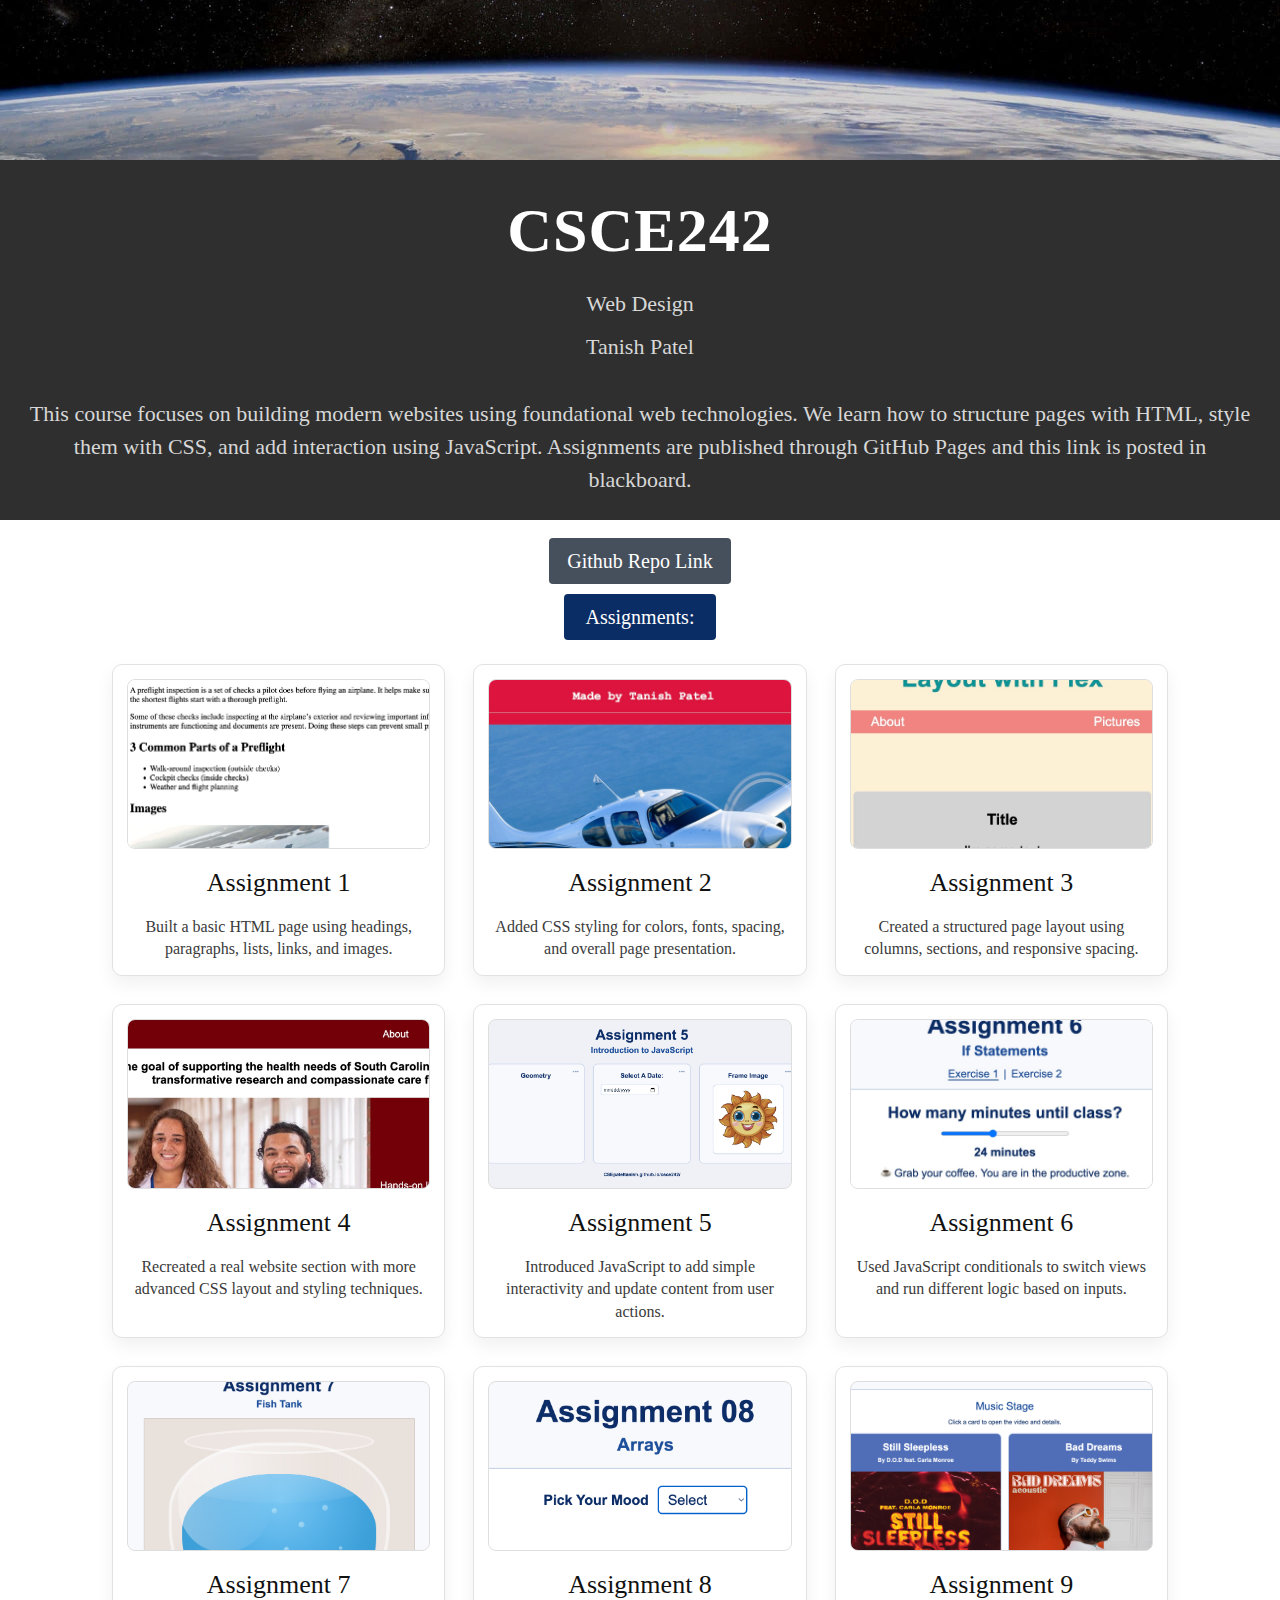
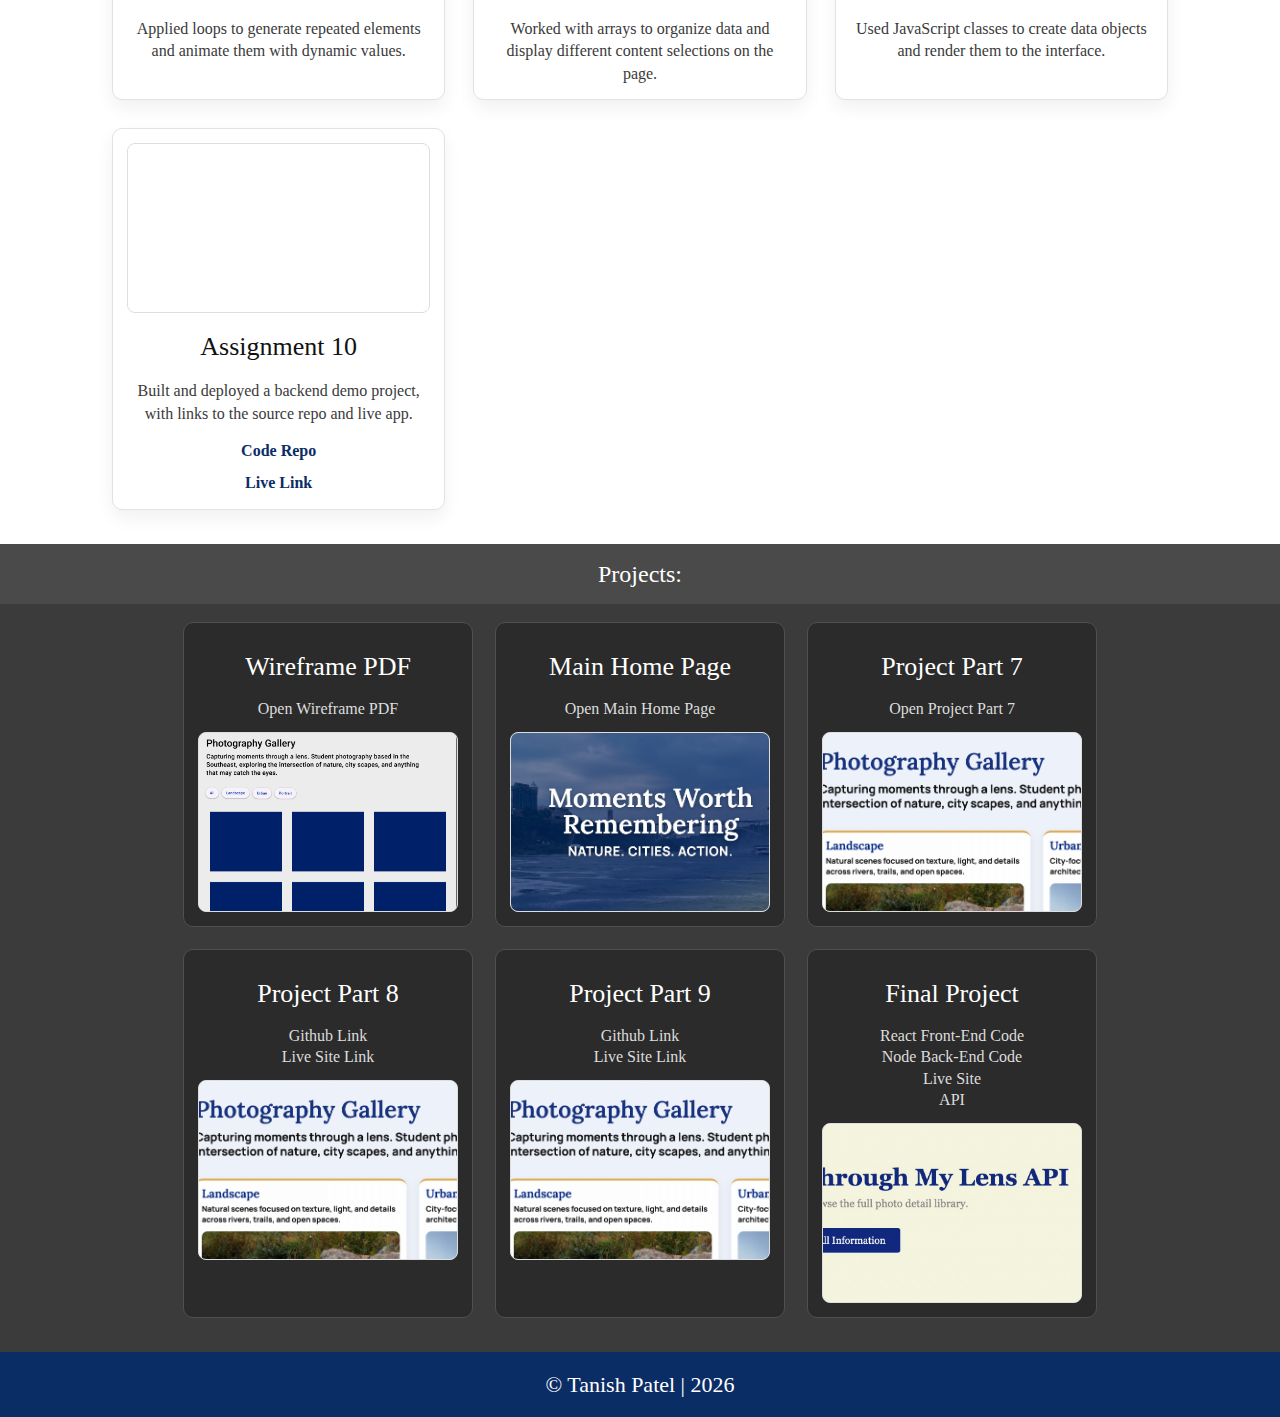
<file: csce242/index.html>
<!DOCTYPE html>
<html lang="en">
<head>
  <meta name="viewport" content="width=device-width, initial-scale=1.0" />
  <title>Tanish Patel: CSCE242</title>
  <link rel="stylesheet" href="styles.css" />
</head>
<body>

  <!-- header -->
  <header class="header">
    <div class="header_bg">
        <img src="images/space.jpg" alt="header_img">
    </div>

    <div class="header_content">
      <h1>CSCE242</h1>
      <p>Web Design</p>
      <p>Tanish Patel</p>
      <br>
      <p>This course focuses on building modern websites using foundational web technologies. We learn how to structure pages with HTML, style them with CSS, and add interaction using JavaScript. Assignments are published through GitHub Pages and this link is posted in blackboard.</p>
    </div>
  </header>

  <!-- repo link -->
  <div class="repobar">
    <div class="repolink"><a href="https://github.com/CSEpateltanish/CSEpateltanish.github.io/tree/main/csce242">Github Repo Link</a></div>
    <div class="assign-bar">Assignments:</div>
  </div>

  <!-- assignments grid -->
  <main class="page">
    <section class="grid">
      <a class="card" href="assignments/01-basic-html/index.html">
        <div class="card_img">
            <img src="images/AS1.jpeg" alt="Assignment 1">
        </div>
        <div class="card_title">Assignment 1</div>
        <p class="card_desc">Built a basic HTML page using headings, paragraphs, lists, links, and images.</p>
      </a>

      <a class="card" href="assignments/02-basic-css/index.html">
        <div class="card_img">
            <img src="images/AS2.jpeg" alt="Assignment 2">
        </div>
        <div class="card_title">Assignment 2</div>
        <p class="card_desc">Added CSS styling for colors, fonts, spacing, and overall page presentation.</p>
      </a>

      <a class="card" href="assignments/03-page-layout/index.html">
        <div class="card_img">
            <img src="images/AS3.jpeg" alt="Assignment 4">
        </div>
        <div class="card_title">Assignment 3</div>
        <p class="card_desc">Created a structured page layout using columns, sections, and responsive spacing.</p>
      </a>

      <a class="card" href="assignments/04-css-recreation/index.html">
        <div class="card_img">
            <img src="images/AS4.jpeg" alt="Assignment 4">
        </div>
        <div class="card_title">Assignment 4</div>
        <p class="card_desc">Recreated a real website section with more advanced CSS layout and styling techniques.</p>
      </a>

      <a class="card" href="assignments/05-javascript/index.html">
        <div class="card_img">
            <img src="images/AS5.png" alt="Assignment 5">
        </div>
        <div class="card_title">Assignment 5</div>
        <p class="card_desc">Introduced JavaScript to add simple interactivity and update content from user actions.</p>
      </a>

      <a class="card" href="assignments/06-js-conditionals/index.html">
        <div class="card_img">
            <img src="images/AS6.jpeg" alt="Assignment 6">
        </div>
        <div class="card_title">Assignment 6</div>
        <p class="card_desc">Used JavaScript conditionals to switch views and run different logic based on inputs.</p>
      </a>

      <a class="card" href="assignments/07-js-loops/index.html">
        <div class="card_img">
            <img src="images/AS7.png" alt="Assignment 7">
        </div>
        <div class="card_title">Assignment 7</div>
        <p class="card_desc">Applied loops to generate repeated elements and animate them with dynamic values.</p>
      </a>

      <a class="card" href="assignments/08-js-arrays/index.html">
        <div class="card_img">
            <img src="images/AS8.png" alt="Assignment 8">
        </div>
        <div class="card_title">Assignment 8</div>
        <p class="card_desc">Worked with arrays to organize data and display different content selections on the page.</p>
      </a>

      <a class="card" href="assignments/09-js-classes/index.html">
        <div class="card_img">
            <img src="images/AS9.png" alt="Assignment 9">
        </div>
        <div class="card_title">Assignment 9</div>
        <p class="card_desc">Used JavaScript classes to create data objects and render them to the interface.</p>
      </a>

      <section class="card">
        <div class="card_img">
            <img src="images/AS10.png" alt="Assignment 10">
        </div>
        <div class="card_title">Assignment 10</div>
        <p class="card_desc">Built and deployed a backend demo project, with links to the source repo and live app.</p>
        <div class="card_links">
          <a href="https://github.com/CSEpateltanish/demo_backend">Code Repo</a>
          <a href="https://demo-backend-dud5.onrender.com">Live Link</a>
        </div>
      </section>
    </section>
  </main>

  <!-- projects section -->
  <section class="projects">
    <div class="projects_bar">
      <div class="projects-title">Projects:</div>
    </div>

    <div class="projects_content">
      <section class="project-card">
        <div class="project-card_title">Wireframe PDF</div>
        <p class="project-card_desc">
          <a href="pdf/ThroughMyLens.pdf">Open Wireframe PDF</a>
        </p>
        <div class="project-card_img">
          <img src="images/TMS.png" alt="Figma Wireframe">
        </div>
      </section>

      <section class="project-card">
        <div class="project-card_title">Main Home Page</div>
        <p class="project-card_desc">
          <a href="projects/homepage/index.html">Open Main Home Page</a>
        </p>
        <div class="project-card_img">
          <img src="images/242HP.png" alt="Main Home Page">
        </div>
      </section>

      <a class="project-card" href="projects/part7/index.html">
        <div class="project-card_title">Project Part 7</div>
        <p class="project-card_desc">Open Project Part 7</p>
        <div class="project-card_img">
          <img src="images/P7.png" alt="Project Part 7">
        </div>
      </a>

      <section class="project-card">
        <div class="project-card_title">Project Part 8</div>
        <p class="project-card_desc">
          <a href="https://github.com/CSEpateltanish/throughmylens.git">Github Link</a>
          <br>
          <a href="https://csepateltanish.github.io/throughmylens/">Live Site Link</a>
        </p>
        <div class="project-card_img">
          <img src="images/P7.png" alt="Project Part 8">
        </div>
      </section>

      <section class="project-card">
        <div class="project-card_title">Project Part 9</div>
        <p class="project-card_desc">
          <a href="https://github.com/CSEpateltanish/throughmylens.git">Github Link</a>
          <br>
          <a href="https://csepateltanish.github.io/throughmylens/">Live Site Link</a>
        </p>
        <div class="project-card_img">
          <img src="images/P7.png" alt="Project Part 9">
        </div>
      </section>

      <section class="project-card">
        <div class="project-card_title">Final Project</div>
        <p class="project-card_desc">
          <a href="https://github.com/CSEpateltanish/throughmylens.git">React Front-End Code</a>
          <br>
          <a href="https://github.com/CSEpateltanish/throughmylens-backend.git">Node Back-End Code</a>
          <br>
          <a href="https://csepateltanish.github.io/throughmylens/">Live Site</a>
          <br>
          <a href="https://throughmylens-backend.onrender.com">API</a>
        </p>
        <div class="project-card_img">
          <img src="images/API.jpeg" alt="Final Project">
        </div>
      </section>
    </div>
  </section>

  <!-- footer -->
  <footer class="footer">
    © Tanish Patel | 2026
  </footer>

</body>
</html>
</file>
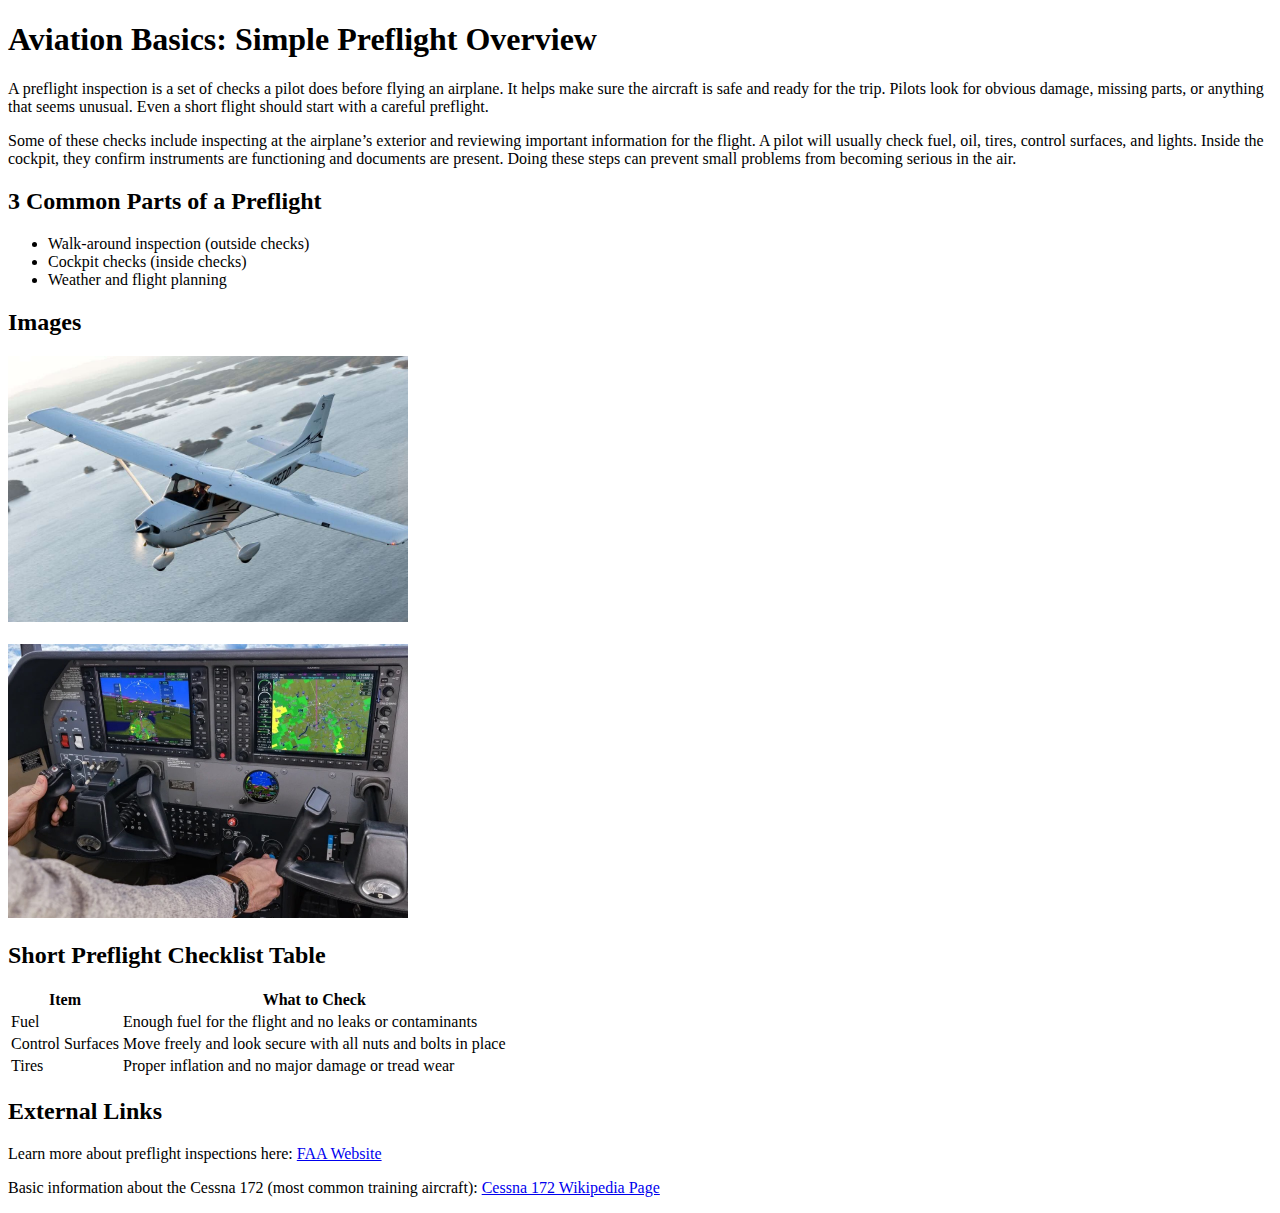
<file: csce242/assignments/01-basic-html/index.html>
<!-- Tanish Patel CSCE242:001 -->
<!DOCTYPE html>
<html>
<head>
  <title>Aviation Basics</title>
</head>

<body>

  <h1>Aviation Basics: Simple Preflight Overview</h1>

  <p>
    A preflight inspection is a set of checks a pilot does before flying an airplane. It helps make sure the aircraft is safe and ready for the trip. Pilots look for obvious damage, missing parts, or anything that seems unusual. Even a short flight should start with a careful preflight.
  </p>

  <p>
    Some of these checks include inspecting at the airplane’s exterior and reviewing important information for the flight. A pilot will usually check fuel, oil, tires, control surfaces, and lights. Inside the cockpit, they confirm instruments are functioning and documents are present. Doing these steps can prevent small problems from becoming serious in the air.
  </p>

  <h2>3 Common Parts of a Preflight</h2>

  <ul>
    <li>Walk-around inspection (outside checks)</li>
    <li>Cockpit checks (inside checks)</li>
    <li>Weather and flight planning</li>
  </ul>

  <h2>Images</h2>

  <img src="images/Skyhawk.jpg" alt="Small training airplane on the ground" width="400">

  <br><br>

  <img src="images/g1000.jpeg" alt="Aircraft cockpit instruments" width="400">

  <h2>Short Preflight Checklist Table</h2>

  <table>
    <tr>
      <th>Item</th>
      <th>What to Check</th>
    </tr>
    <tr>
      <td>Fuel</td>
      <td>Enough fuel for the flight and no leaks or contaminants</td>
    </tr>
    <tr>
      <td>Control Surfaces</td>
      <td>Move freely and look secure with all nuts and bolts in place</td>
    </tr>
    <tr>
      <td>Tires</td>
      <td>Proper inflation and no major damage or tread wear</td>
    </tr>
  </table>

  <h2>External Links</h2>

  <p>
    Learn more about preflight inspections here:
    <a href="https://www.faa.gov">FAA Website</a>
  </p>

  <p>
    Basic information about the Cessna 172 (most common training aircraft):
    <a href="https://en.wikipedia.org/wiki/Cessna_172">Cessna 172 Wikipedia Page</a>
  </p>

</body>
</html>
</file>
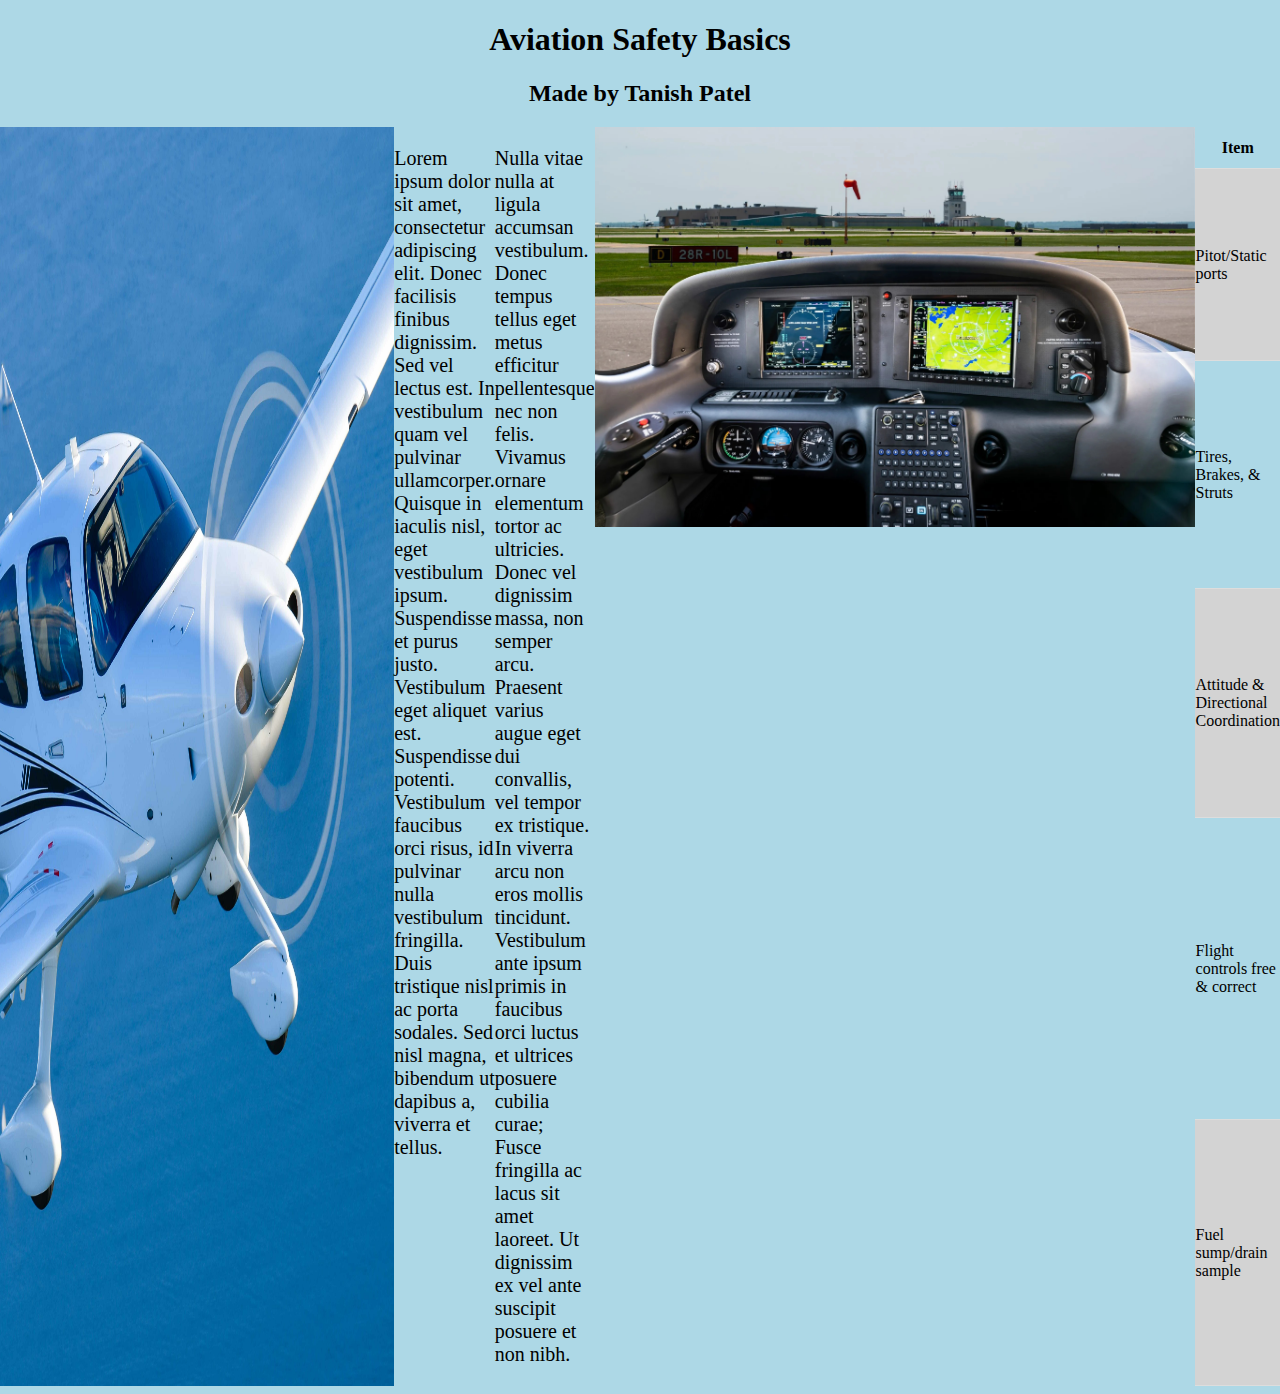
<file: csce242/assignments/02-basic-css/index.html>
<!DOCTYPE html>
<html>
    <link rel="stylesheet" href="styles.css"/>
    <head>
        <title>
            Aviation Safety Basics
        </title>
        <h1>
            Aviation Safety Basics
        </h1>
        <h2>
            Made by Tanish Patel
        </h2>
    </head>

    <body>
        <div>
            <img src="images/Cirrus.jpg" alt="Cirrus SR20" width="400">
            <p>
                Lorem ipsum dolor sit amet, consectetur adipiscing elit. Donec facilisis finibus dignissim. Sed vel lectus est. In vestibulum quam vel pulvinar ullamcorper. Quisque in iaculis nisl, eget vestibulum ipsum. Suspendisse et purus justo. Vestibulum eget aliquet est. Suspendisse potenti. Vestibulum faucibus orci risus, id pulvinar nulla vestibulum fringilla. Duis tristique nisl ac porta sodales. Sed nisl magna, bibendum ut dapibus a, viverra et tellus.
            </p>
            <p>
                Nulla vitae nulla at ligula accumsan vestibulum. Donec tempus tellus eget metus efficitur pellentesque nec non felis. Vivamus ornare elementum tortor ac ultricies. Donec vel dignissim massa, non semper arcu. Praesent varius augue eget dui convallis, vel tempor ex tristique. In viverra arcu non eros mollis tincidunt. Vestibulum ante ipsum primis in faucibus orci luctus et ultrices posuere cubilia curae; Fusce fringilla ac lacus sit amet laoreet. Ut dignissim ex vel ante suscipit posuere et non nibh.
            </p>
            <br>
            <img src="images/sump.jpeg" alt="Cirrus SR20 cockpit" width="400" height="400">
            <table>
                <tr>
                    <th>Item</th>
                    <th>What to Check</th>
                    <th>Importance</th>
                </tr>
                <tr>
                    <td>Pitot/Static ports</td>
                    <td>Ensure pitot/static openings are unobstructed and verify all protective covers are removed.</td>
                    <td>Critical</td>
                </tr>
                <tr>
                    <td>Tires, Brakes, & Struts</td>
                    <td>Check tires for proper inflation/tread, look for leaks around brake lines, and confirm the struts look sturdy with no obvious damage.</td>
                    <td>Critical</td>
                </tr>
                <tr>
                    <td>Attitude & Directional Coordination</td>
                    <td>Verify that the attitude indicator and HSI indicator are within 10 degrees of each other between the PFD and traditional gauges.</td>
                    <td>Critical (higher tolerance in VFR flight)</td>
                </tr>
                <tr>
                    <td>Flight controls free & correct</td>
                    <td>Move the yoke and rudder pedals through full travel and confirm the ailerons/elevator/rudder move smoothly in the correct direction with no resistance.</td>
                    <td>Critical</td>
                </tr>
                <tr>
                    <td>Fuel sump/drain sample</td>
                    <td>Drain a sample from each fuel sump/low point into a tester and confirm it’s clear, the correct color (blue for general aviation), and free of water or debris.</td>
                    <td>Critical (higher tolerance in VFR flight)</td>
                </tr>
            </table>
        </div>
    </body>
</html>
</file>
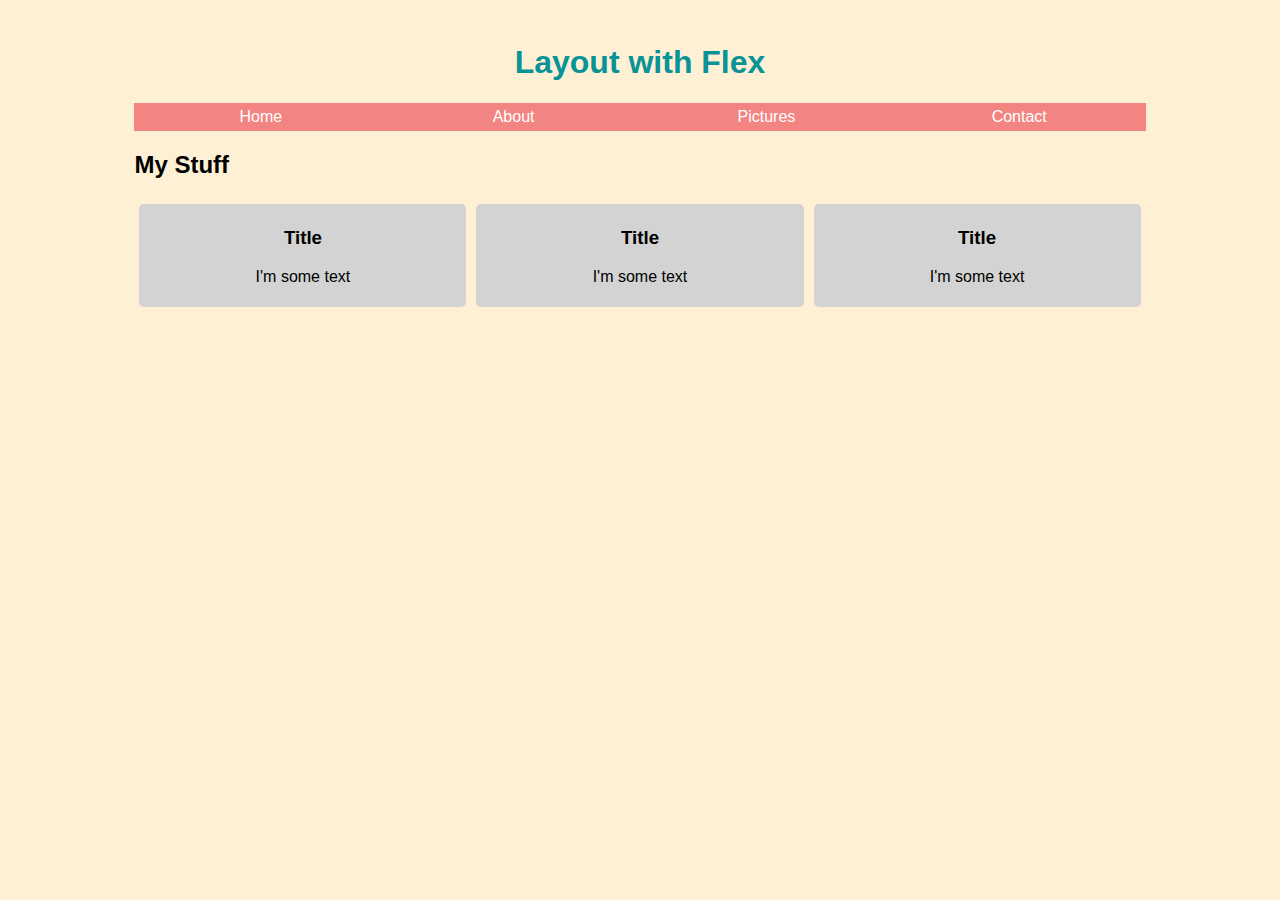
<file: csce242/assignments/03-page-layout/index.html>
<!DOCTYPE html>
<html>
    <head>
        <Title>Flex Demo</Title>
        <link rel="stylesheet" href="styles.css">
    </head>
    <body>
        <div id="main-content">
            <header id="main-header">
                <h1>Layout with Flex</h1>
                <nav id="main-nav">
                    <ul class="w3-ul w3-border">
                        <li><a href="index.html">Home</a></li>
                        <li><a href="about.html">About</a></li>
                        <li><a href="#">Pictures</a></li>
                        <li><a href="#">Contact</a></li>
                    </ul>
                </nav>
            </header>
            <main id="content">
                <h2>My Stuff</h2>
                <div id="gallery" class="columns">
                    <section class="one">
                        <h3>Title</h3>
                        <p>I'm some text</p>
                    </section>
                    <section class="one">
                        <h3>Title</h3>
                        <p>I'm some text</p>
                    </section>
                    <section class="one">
                        <h3>Title</h3>
                        <p>I'm some text</p>
                    </section>
                </div>
            </main>
            <footer id="main-footer">

            </footer>
        </div>
    </body>
</html>
</file>
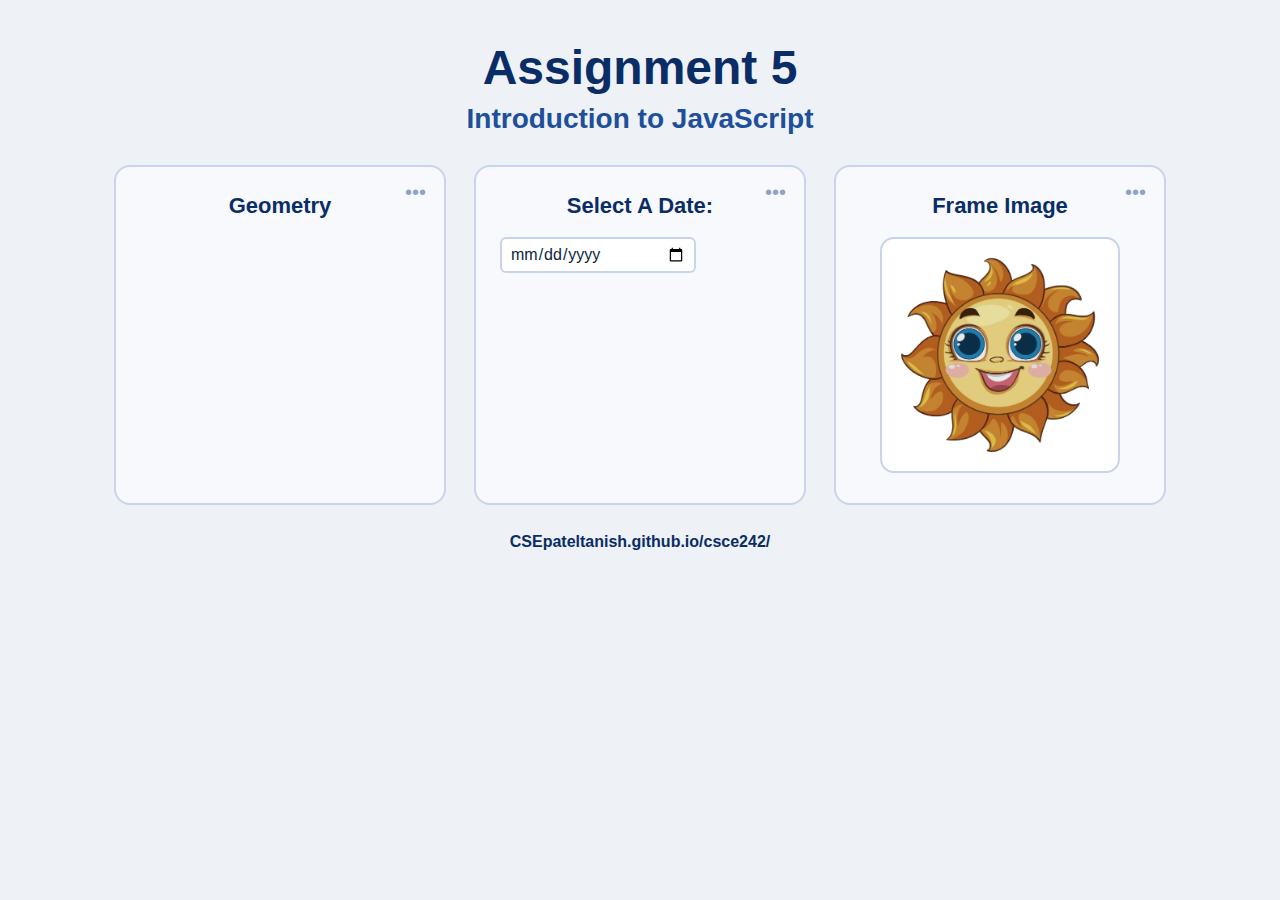
<file: csce242/assignments/05-javascript/index.html>
<!DOCTYPE html>
<html lang="en">
    <head>
        <title>Assignment 5 - JavaScript</title>
        <link rel="stylesheet" href="styles.css">
        <meta name="viewport" content="width=device-width"/>
    </head>
    <body>
        <main class="page">
            <header class="page-header">
                <h1>Assignment 5</h1>
                <h2>Introduction to JavaScript</h2>
            </header>
            <section class="panel-grid">
                <!-- triangle -->
                <section class="panel panel-clickable" id="geometry-panel">
                    <span class="panel-dots">•••</span>
                    <h3>Geometry</h3>
                    <div class="triangle" id="triangle"></div>
                </section>
                <!-- Date picker -->
                <section class="panel" id="date-panel">
                    <span class="panel-dots">•••</span>
                    <h3>Select A Date:</h3>
                    <div class="date-input">
                        <input type="date" id="date-picker" aria-label="Select a date">
                    </div>
                    <p class="date-output" id="date-output" aria-live="polite"></p>
                </section>
                <!-- sun frame -->
                <section class="panel" id="image-panel">
                    <span class="panel-dots">•••</span>
                    <h3>Frame Image</h3>
                    <div class="image-frame" id="image-frame">
                        <img src="images/sun_05.png" alt="Smiling sun illustration" id="sun-image">
                    </div>
                </section>
            </section>
            <footer class="page-footer">CSEpateltanish.github.io/csce242/</footer>
        </main>
        <script src="script.js"></script>
    </body>
</html>
</file>
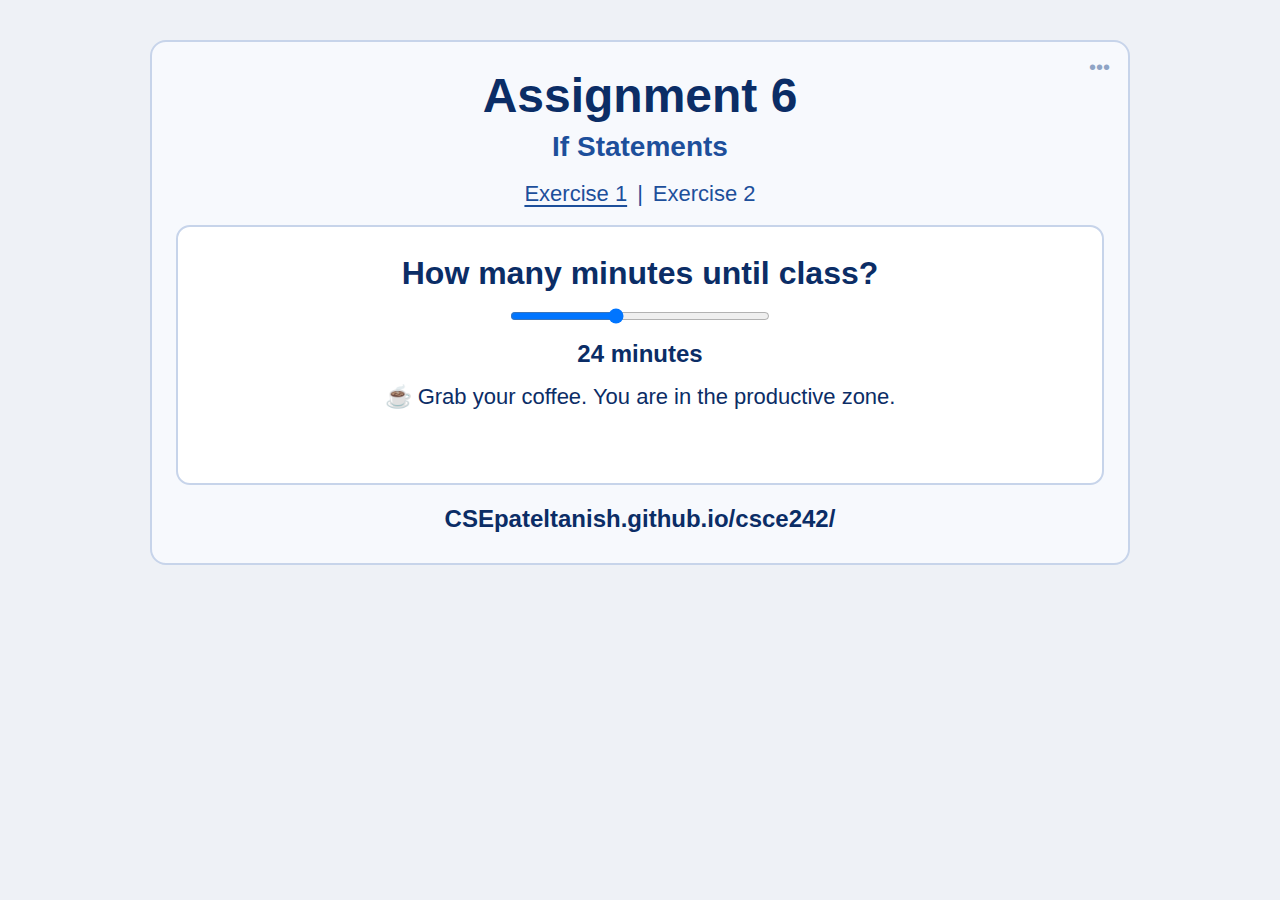
<file: csce242/assignments/06-js-conditionals/index.html>
<!DOCTYPE html>
<html lang="en">
    <head>
        <title>Assignment 6 - JS Conditionals</title>
        <link rel="stylesheet" href="styles.css">
        <meta name="viewport" content="width=device-width" />
    </head>
    <body>
        <main class="page">
            <section class="assignment-card">
                <span class="panel-dots">•••</span>

                <header class="page-header">
                    <h1>Assignment 6</h1>
                    <h2>If Statements</h2>
                </header>

                <nav class="exercise-nav">
                    <button class="toggle-nav" id="toggle-nav" type="button">
                        <span id="toggle-arrow">▼</span>
                    </button>
                    <ul class="exercise-list hide-small" id="exercise-list">
                        <li><button class="exercise-link is-active" type="button" data-view="exercise-1">Exercise 1</button></li>
                        <li><button class="exercise-link" type="button" data-view="exercise-2">Exercise 2</button></li>
                    </ul>
                </nav>

                <section class="content-panel">
                    <section class="exercise-view" id="exercise-1">
                        <h3>How many minutes until class?</h3>
                        <div class="slider-row">
                            <input type="range" id="minutes-slider" min="0" max="60" value="24">
                        </div>
                        <p class="value-text" id="minutes-value">24 minutes</p>
                        <p class="message-text" id="exercise-1-message"></p>
                    </section>

                    <section class="exercise-view hidden" id="exercise-2">
                        <h3>Countdown till class</h3>
                        <p class="value-text" id="countdown-value"></p>
                        <p class="message-text" id="exercise-2-message"></p>
                    </section>
                </section>

                <footer class="page-footer">CSEpateltanish.github.io/csce242/</footer>
            </section>
        </main>
        <script src="script.js"></script>
    </body>
</html>
</file>
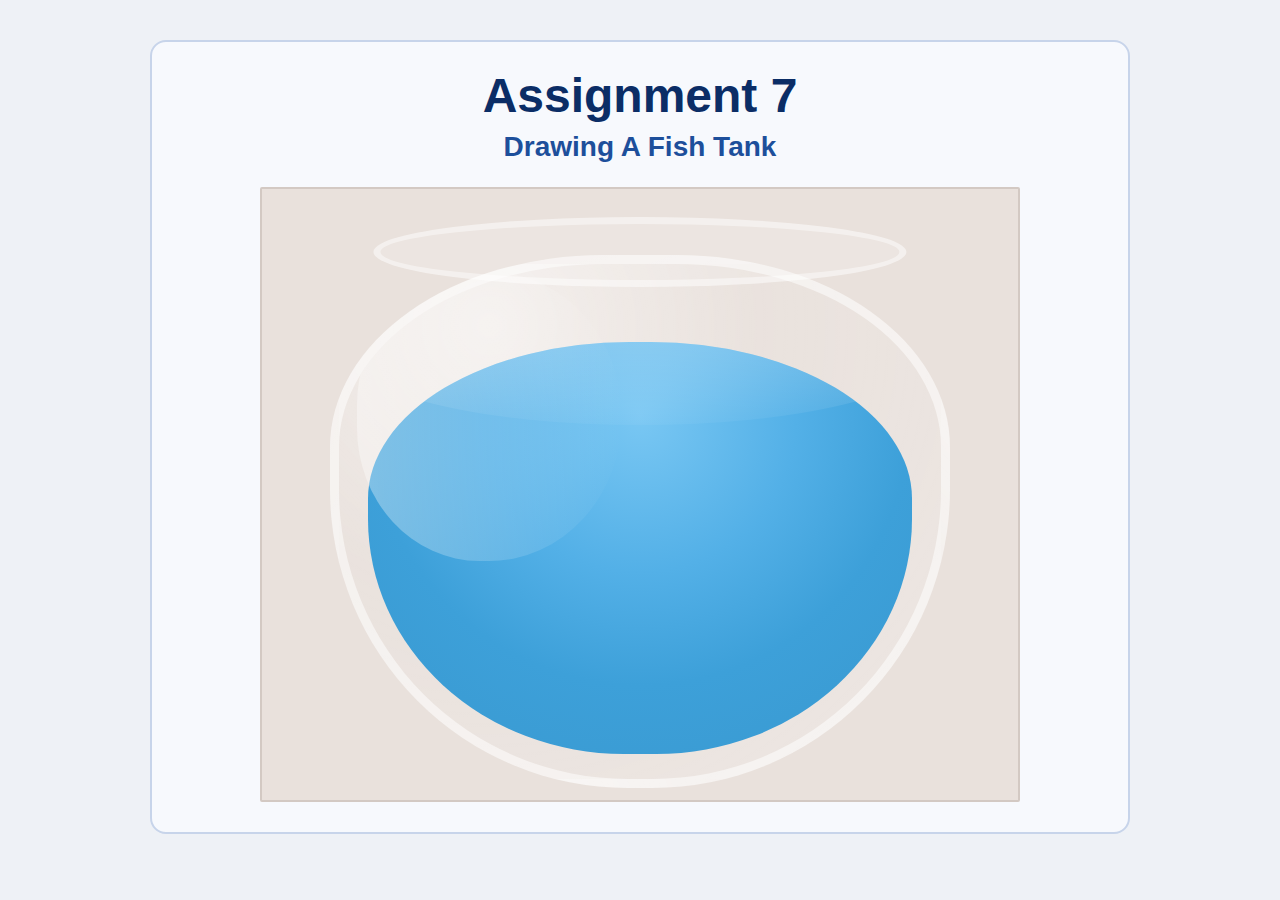
<file: csce242/assignments/07-js-loops/index.html>
<!DOCTYPE html>
<html lang="en">
    <head>
        <meta name="viewport" content="width=device-width, initial-scale=1.0">
        <title>Assignment 7 - JavaScript Loops</title>
        <link rel="stylesheet" href="styles.css">
    </head>
    <body>
        <main class="page">
            <section class="assignment-card">
                <header class="page-header">
                    <h1>Assignment 7</h1>
                    <h2>Drawing A Fish Tank</h2>
                </header>

                <section class="tank-stage">
                    <section class="fish-tank" aria-label="CSS fish tank with animated bubbles">
                        <div class="tank-rim"></div>
                        <div class="tank-body">
                            <div class="water" id="water"></div>
                        </div>
                    </section>
                </section>
            </section>
        </main>

        <script src="script.js"></script>
    </body>
</html>
</file>
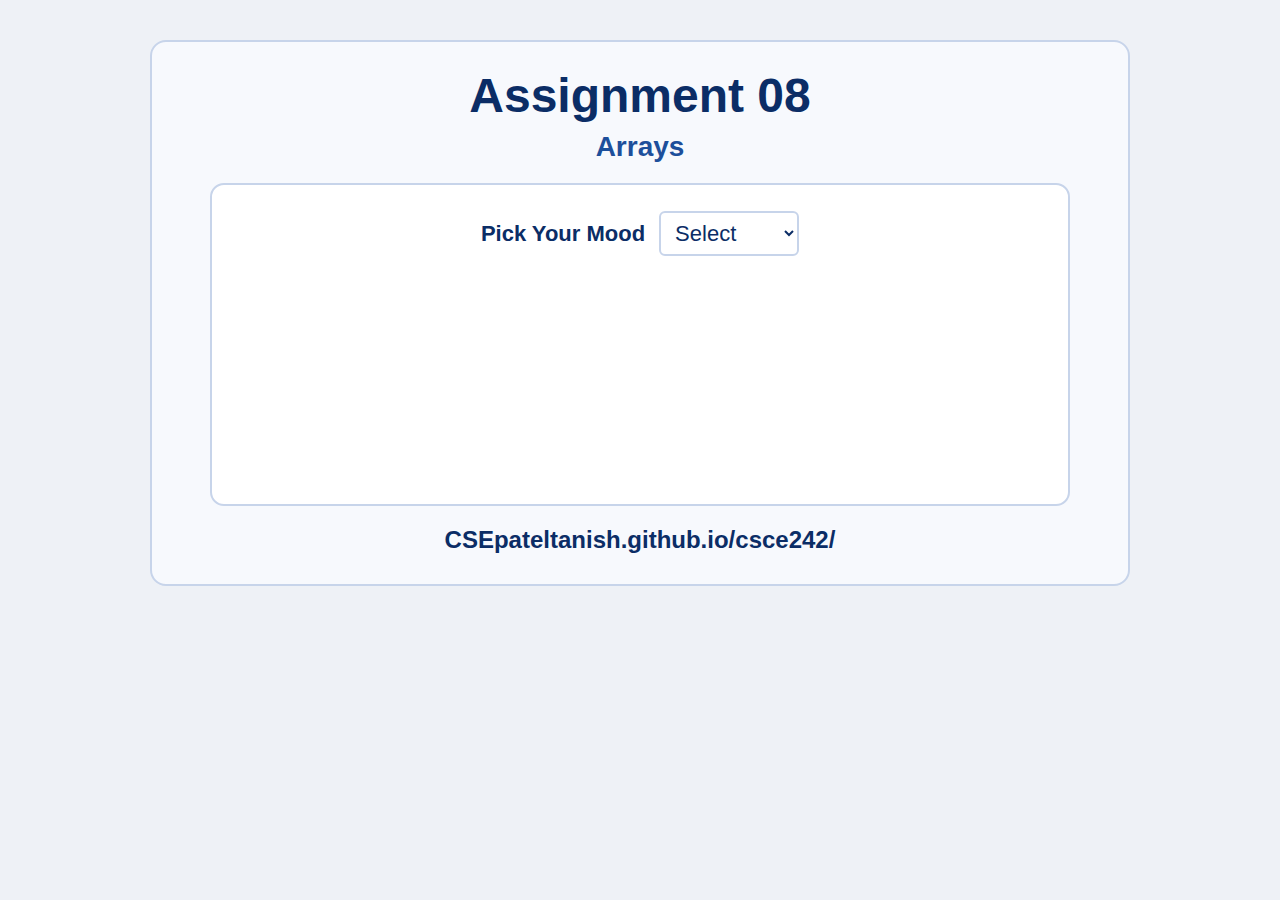
<file: csce242/assignments/08-js-arrays/index.html>
<!DOCTYPE html>
<html lang="en">
    <head>
        <meta name="viewport" content="width=device-width, initial-scale=1.0">
        <title>Assignment 08 - JavaScript Arrays</title>
        <link rel="stylesheet" href="styles.css">
    </head>
    <body>
        <main class="page">
            <section class="assignment-card">
                <header class="page-header">
                    <h1>Assignment 08</h1>
                    <h2>Arrays</h2>
                </header>
                    <section class="music-stage">
                        <section class="music-panel">
                            <div class="mood-row">
                                <label for="mood-select">Pick Your Mood</label>
                                <select id="mood-select">
                                    <option value="">Select</option>
                                    <option value="Party">Party</option>
                                    <option value="Chill">Chill</option>
                                </select>
                            </div>
                            <ul class="song-links" id="song-links"></ul>
                            <div class="video-wrap hidden" id="video-wrap"></div>
                        </section>
                    </section>
                <footer class="page-footer">CSEpateltanish.github.io/csce242/</footer>
            </section>
        </main>
        <script src="script.js"></script>
    </body>
</html>
</file>
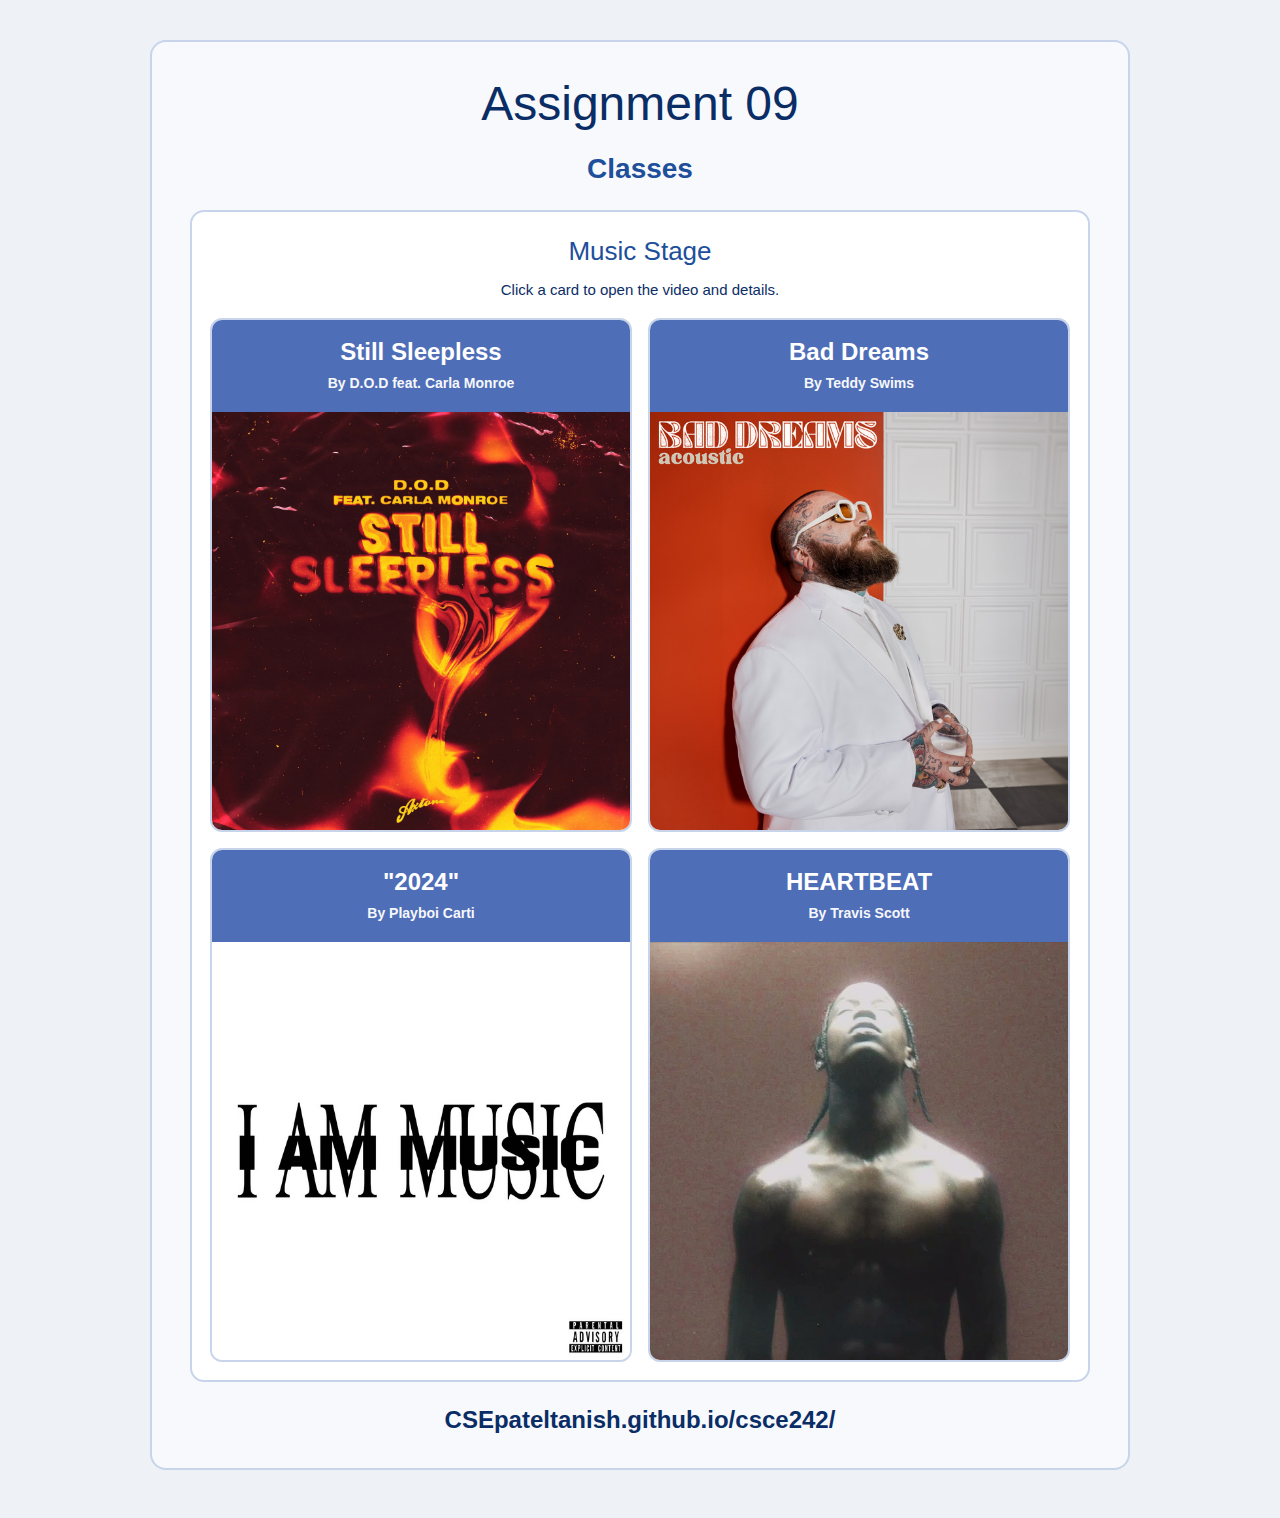
<file: csce242/assignments/09-js-classes/index.html>
<!DOCTYPE html>
<html lang="en">
    <head>
        <meta name="viewport" content="width=device-width, initial-scale=1.0">
        <title>Assignment 09 - JavaScript Classes</title>
        <link rel="stylesheet" href="https://www.w3schools.com/w3css/4/w3.css">
        <link rel="stylesheet" href="styles.css">
    </head>
    <body>
        <main class="page">
            <section class="assignment-card">
                <header class="page-header">
                    <h1>Assignment 09</h1>
                    <h2>Classes</h2>
                </header>
                <section class="music-stage">
                    <h3>Music Stage</h3>
                    <p class="stage-copy">Click a card to open the video and details.</p>
                    <section id="songs" class="song-grid"></section>
                </section>
                <footer class="page-footer">CSEpateltanish.github.io/csce242/</footer>
            </section>
        </main>

        <section id="song-modal" class="w3-modal" style="display:none">
            <section class="w3-modal-content w3-animate-top">
                <button id="close-modal" class="w3-button w3-display-topright close-modal" type="button">&times;</button>
                <div class="w3-container modal-shell">
                    <div class="modal-layout">
                        <div id="modal-video" class="modal-video"></div>
                        <section class="modal-details">
                            <h3 id="modal-title"></h3>
                            <p id="modal-artist" class="modal-artist"></p>
                            <ul id="modal-info" class="modal-info"></ul>
                        </section>
                    </div>
                </div>
            </section>
        </section>

        <script src="script.js"></script>
    </body>
</html>
</file>
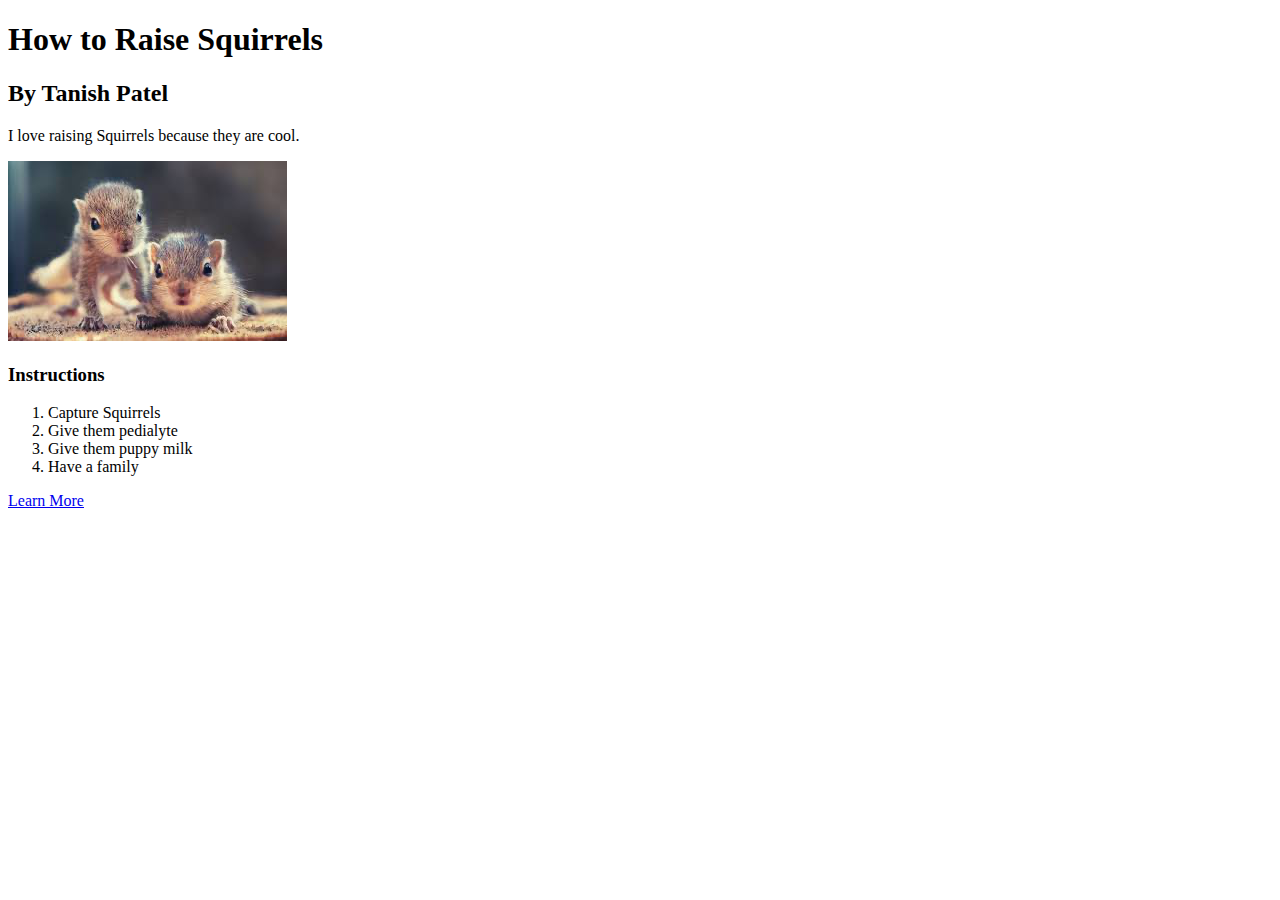
<file: csce242/examples/01-html/index.html>
<!DOCTYPE html>
<html>
    <head>
        <title>Squirrels</title>
    </head>
    <body>
        <h1>How to Raise Squirrels</h1>
        <h2>By Tanish Patel</h2>

        <p>I love raising Squirrels because they are cool.</p>
        <img src="images/squirrel.png" alt="Baby Squirrel">

        <h3>Instructions</h3>
        <ol>
            <li>Capture Squirrels</li>
            <li>Give them pedialyte</li>
            <li>Give them puppy milk</li>
            <li>Have a family</li>
        </ol>

        <a href="https://henryspets.com/pages/baby-squirrel?srsltid=AfmBOoqs41GJlPTsInA66uLncmDL6OWjlvPicWYq43FWPNUi6w1WhnUH" target="_blank">Learn More</a>
    </body>
</html>
</file>
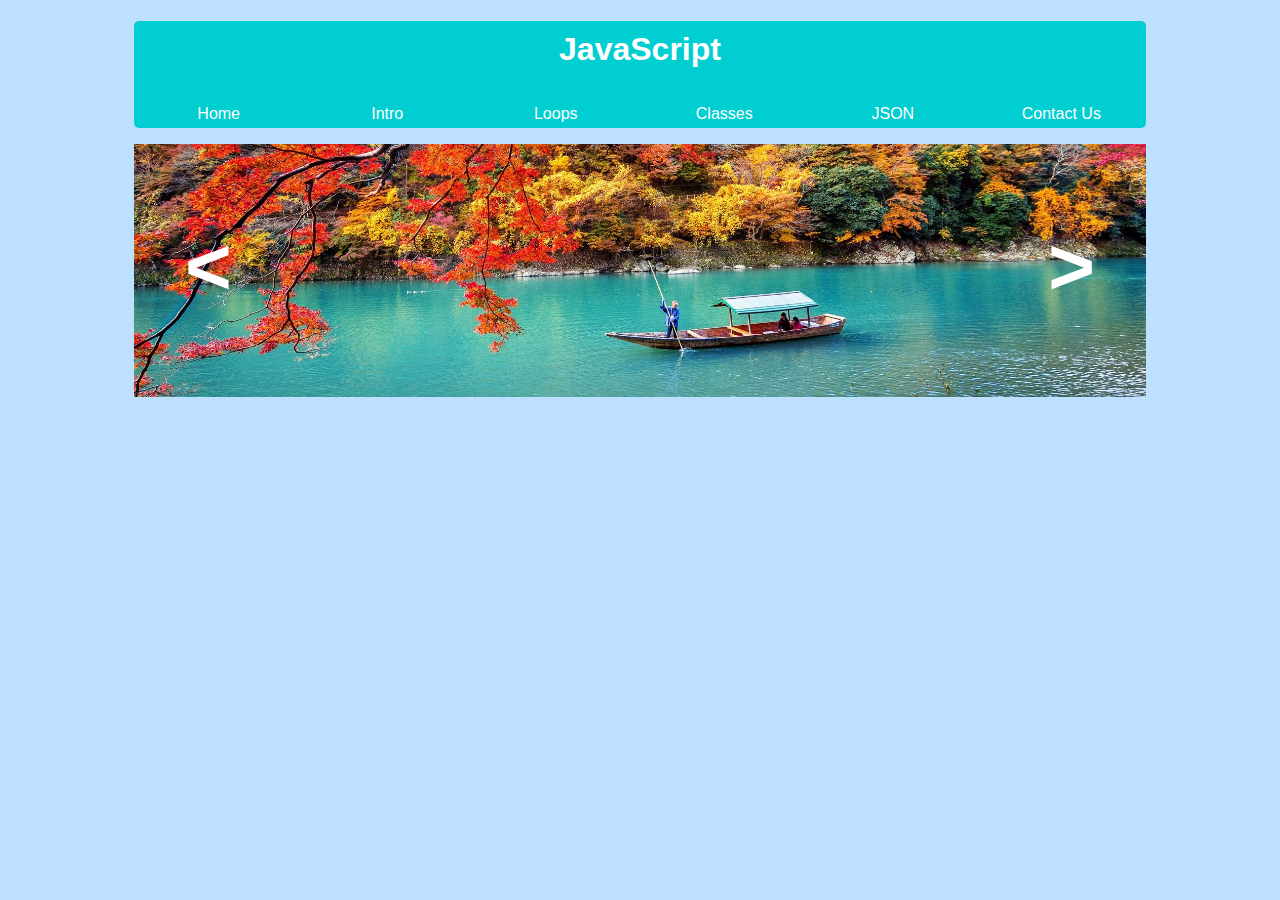
<file: csce242/examples/03-js/index.html>
<!DOCTYPE html>
<html>
    <head>
        <title>JavaScript Demo</title>
        <link rel="stylesheet" href="styles.css">
    </head>
    <body>
        <div id="main-content">
            <header id="main-header">
                <h1>JavaScript</h1>
                <nav id="main-nav">
                    <div id="toggle-nav">
                        <div></div>
                        <div></div>
                        <div></div>
                    </div>
                    <ul class="hide-small">
                        <li><a href="index.html">Home</a></li>
                        <li><a href="intro.html">Intro</a></li>
                        <li><a href="loops.html">Loops</a></li>
                        <li><a href="#">Classes</a></li>
                        <li><a href="#">JSON</a></li>
                        <li><a href="#">Contact Us</a></li>
                    </ul>
                </nav>
            </header>
            <main id="content">
                <div id="slideshow">
                    <a href = "#" id="arrow-next" class="arrow">&gt;</a>
                    <a href = "#" id="arrow-prev" class="arrow">&lt;</a>
                    <img src="images/slideshow/boat.jpg" alt="boat">
                    <img src="images/slideshow/hill.jpg" alt="hill" class="hidden">
                    <img src="images/slideshow/nature-path.jpg" alt="path" class="hidden">
                    <img src="images/slideshow/water-mountains.jpg" alt="mountains" class="hidden">
                    <img src="images/slideshow/waterfall.jpg" alt="waterfall" class="hidden">
                </div>
                <div id="gallery" class="columns">
                    
                </div>
            </main>
            <footer id="main-footer">

            </footer>
        </div>
        <script src="js/nav.js"></script>
    </body>
</html>
</file>
<file: csce242/styles.css>
* {
    box-sizing: border-box;
  }

  body {
    margin: 0;
    font-family: 'Times New Roman', serif;
    color: #111;
    background: #ffffff;
    line-height: 1.5;
  }

  a {
    text-decoration: none;
    color: inherit;
    transition: color 0.15s ease;
  }

  a:hover {
    color: #000591;
  }

  img {
    display: block;
    max-width: 100%;
  }
  
  /* header */
  .header {
    position: relative;
    width: 100%;
    height: 520px; 
    background: #222;
    overflow: hidden;
  }
  
  /* top space photo strip */
  .header_bg {
    position: absolute;
    top: 0;
    left: 0;
    height: 160px;     
    width: 100%;
    background: #111;
  }

  .header_bg img {
    width: 100%;
    height: 100%;
    object-fit: cover;
  }
  
  /* big dark block behind text */
  .header_content {
    position: absolute;
    top: 160px;        
    left: 0;
    width: 100%;
    height: calc(100% - 160px);
    padding: 2%;
    background: #2f2f2f;
    display: flex;
    flex-direction: column;
    align-items: center;
    justify-content: center;
    text-align: center;
  }
  
  .header_content h1 {
    margin: 0;
    color: #fff;
    font-size: 62px;
    letter-spacing: 1px;
    font-weight: 700;
  }
  
  .header_content p {
    margin: 10px 0 0;
    color: #d7d7d7;
    font-size: 22px;
  }
  
  /* github link & assignments */
  .repobar-wrap {
    position: relative;
    width: 100%;
  }
  
  .section-tag {
    position: absolute;
    left: 6px;
    top: 8px;
    font-size: 11px;
    color: #eaeaea;
    background: #1f2a37;
    padding: 4px 6px;
    border-radius: 2px;
  }
  
  .section-tag--dark {
    background: #2b2b2b;
    color: #eaeaea;
  }
  
  .repobar {
    width: 100%;
    text-align: center;
    padding: 18px 12px 6px;
    display: flex;
    flex-direction: column;
    align-items: center;
    gap: 10px;
    font-size: 20px;
    font-weight: 500;
  }

  .repolink {
    background: #46505c; 
    color: #ffffff;
    padding: 8px 18px;
    border-radius: 4px;
  }

  .assign-bar{
    background: #0b2d66;
    color: #ffffff;
    padding: 8px 22px;
    border-radius: 4px;
  }
  
  /* grid */
  .page {
    width: 100%;
    padding: 18px 0 10px;
  }

  .grid {
    max-width: 1100px;
    margin: 0 auto;
    padding: 0 22px 24px;
    display: grid;
    grid-template-columns: repeat(auto-fit, minmax(260px, 1fr));
    gap: 28px;
  }

  .card {
    display: flex;
    flex-direction: column;
    align-items: center;
    text-align: center;
    gap: 14px;
    padding: 14px;
    border: 1px solid #e2e2e2;
    border-radius: 10px;
    background: #ffffff;
    box-shadow: 0 8px 18px rgba(0, 0, 0, 0.06);
  }

  .card_img {
    width: 100%;
    height: 170px;
    background: #e9e9e9;
    border-radius: 8px;
    overflow: hidden;
    border: 1px solid #dedede;
    display: flex;
    align-items: center;
    justify-content: center;
  }

  .card_img img {
    width: 100%;
    height: 100%;
    object-fit: cover;
  }
  
  /* label under each image */
  .card_title {
    margin: 0;
    font-size: 26px;
    font-weight: 500;
    color: #111;
  }

  .card_desc {
    margin: 0;
    font-size: 16px;
    color: #3a3a3a;
    line-height: 1.4;
  }

  .card_links {
    width: 100%;
    display: flex;
    flex-direction: column;
    gap: 8px;
  }

  .card_links a {
    color: #0b2d66;
    font-weight: 600;
  }

  .card_links a:hover {
    color: #000591;
  }
  
  /* projects */
  .projects {
    position: relative;
    background: #3b3b3b;
    padding-bottom: 34px;
  }
  
  .projects_bar {
    background: #4a4a4a;
    padding: 12px 10px;
  }
  
  .projects-title {
    text-align: center;
    color: #fff;
    font-size: 24px;
    font-weight: 500;
  }
  
  .projects_content {
    max-width: 1100px;
    margin: 0 auto;
    padding: 18px 22px 0;
    display: flex;
    flex-wrap: wrap;
    justify-content: center;
    align-items: stretch;
    gap: 22px;
  }

  .project-card {
    display: flex;
    flex-direction: column;
    width: 100%;
    max-width: 290px;
    text-align: center;
    color: #fff;
    background: #2b2b2b;
    border: 1px solid #505050;
    border-radius: 10px;
    padding: 14px;
  }
  
  .project-card_title {
    font-size: 26px;
    margin: 10px 0 12px;
    font-weight: 500;
  }

  .project-card_desc {
    margin: 0 0 12px;
    font-size: 16px;
    line-height: 1.35;
    color: #dddddd;
  }
  
  .project-card_img {
    width: 100%;
    height: 180px;
    background: #e9e9e9;
    border: 1px solid #dedede;
    border-radius: 8px;
    overflow: hidden;
  }

  .project-card_img img {
    width: 100%;
    height: 100%;
    object-fit: cover;
  }
  
  /* footer */
  .footer {
    width: 100%;
    background: #0b2d66;
    color: #fff;
    text-align: center;
    padding: 16px 10px;
    font-size: 22px;
  }
  
  @media (max-width: 900px) {
    .header {
      height: 480px;
    }

    .header_content h1 {
      font-size: 52px;
    }

    .projects_content {
      padding: 18px 14px 0;
      gap: 16px;
    }

    .project-card {
      max-width: 420px;
    }
  }
</file>
<file: csce242/assignments/02-basic-css/styles.css>
body{
    background-color: lightblue;
}
table {
    border-collapse: collapse;
  }
h1 {
    color: black;
    text-align: center;
}
h2 {
    color: black;
    text-align: center;
}
p {
    font-family: verdana;
    font-size: 20px;
}
div {
    display: flex;
    justify-content: center;
}
  
img {
    width: 50%;
}
tr:nth-child(even) {background-color: lightgrey;}
th, td {
    border-bottom: 1px solid #ddd;
    font-family: verdana;
}
</file>
<file: csce242/assignments/03-page-layout/styles.css>
/* Main Structure */
body{
    font-family:Arial, Helvetica, sans-serif;
    background-color:#fdf0d5;
}

#main-content{
    background:transparent;
    width:80%;
    margin:auto;  /* Center */
    padding:5px 10px;
}

#main-header{
    background:transparent;
}

#content{

}

#main-footer{

}

/* Gallery */
#gallery section {
    background: lightgray;
    padding:5px;
    border-radius: 5px;
    margin: 5px;
}

#gallery section h3 {
    text-align: center;
}

#gallery section p {
    text-align: center;
}

/* Navigation */
#main-nav ul{
    padding-left:0; /* remove indentation */
}

#main-nav li{
    list-style-type: none; /* remove bullet */
    background:#343a40;
    padding: 5px;
}

#main-nav a {
    text-decoration: none; /* remove underline */
    color:white;
}


/* Typography */
#main-header h1 {
    text-align: center;
    padding-top: 10px;
    color:#0a9396;
}

/* Larger Devices */
@media (min-width: 768px) {
    .columns {
        display:flex;
    }

    .one {
        flex: 1;
    }

    .two {
        flex: 2;
    }

    .three {
        flex: 3;
    }

    .four {
        flex: 4;
    }

    #main-nav ul {
        display: flex;
        background-color:#f28482;
        border:#adb5bd 1px;
    }

    #main-nav li {
        background:transparent;
        flex:1;
        text-align: center;
    }

    #main-nav a {
        
    }

    #main-nav a:hover {
        border-bottom:1px solid #c1121f;
    }
}
</file>
<file: csce242/assignments/05-javascript/styles.css>
* {
    box-sizing: border-box;
}

body {
    margin: 0;
    background: #eef1f6;
    color: #0b1f3a;
    font-family: Arial, sans-serif;
}

img {
    display: block;
    max-width: 100%;
}

/* Page layout */
.page {
    max-width: 1100px;
    margin: 0 auto;
    padding: 40px 24px 48px;
}

/* Title styling */
.page-header {
    text-align: center;
    margin-bottom: 30px;
}

.page-header h1 {
    font-size: 48px;
    margin: 0;
    color: #0b2d66;
}

.page-header h2 {
    font-size: 28px;
    margin: 8px 0 0;
    color: #1d4f9b;
    font-weight: 600;
}

/* grid layout */
.panel-grid {
    display: grid;
    grid-template-columns: repeat(3, minmax(0, 1fr));
    gap: 28px;
}

/* card styling */
.panel {
    position: relative;
    background: #f7f9fd;
    border: 2px solid #c7d4ea;
    border-radius: 16px;
    padding: 26px 24px 30px;
    min-height: 320px;
    display: flex;
    flex-direction: column;
    align-items: center;
    text-align: center;
    gap: 18px;
}

.panel h3 {
    margin: 0;
    color: #0b2d66;
    font-size: 22px;
    font-weight: 600;
}

/* Three-dot decoration */
.panel-dots {
    position: absolute;
    top: 14px;
    right: 18px;
    color: #8fa4c5;
    font-size: 20px;
}

/* Clickable panel */
.panel-clickable {
    cursor: pointer;
}

/* CSS triangle */
.triangle {
    width: 0;
    height: 0;
    border-left: 70px solid transparent;
    border-right: 70px solid transparent;
    border-bottom: 130px solid #0b2d66;
    display: none;
}

.triangle.is-visible {
    display: block;
}

/* Date picker styling */
#date-panel {
    align-items: flex-start;
    text-align: left;
}

#date-panel h3 {
    width: 100%;
    text-align: center;
}

.date-input {
    width: 100%;
}

input[type="date"] {
    width: 70%;
    min-width: 160px;
    padding: 6px 8px;
    border: 2px solid #c7d4ea;
    border-radius: 6px;
    font-size: 16px;
    font-family: inherit;
    background: #fff;
    color: #0b1f3a;
}

.date-output {
    margin: 6px 0 0;
    color: #0b2d66;
    font-weight: 600;
    min-height: 24px;
    display: none;
}

.date-output.is-visible {
    display: block;
}

/* Image frame styling */
.image-frame {
    width: 100%;
    max-width: 240px;
    padding: 16px;
    border-radius: 14px;
    background: #ffffff;
    border: 2px solid #c7d4ea;
}

.image-frame.frame-on {
    border-width: 6px;
    border-style: solid;
    border-top-color: #0b2d66;
    border-right-color: #1d4f9b;
    border-bottom-color: #244f7a;
    border-left-color: #5b7bb3;
}

/* Sun image */
#sun-image {
    cursor: pointer;
    border-radius: 10px;
    filter: grayscale(25%) brightness(0.92);
}

#sun-image.is-sunny {
    filter: none;
}

/* Footer label */
.page-footer {
    margin-top: 28px;
    text-align: center;
    color: #0b2d66;
    font-weight: 600;
}

/* Mobile layout */
@media (max-width: 900px) {
    .page-header h1 {
        font-size: 40px;
    }

    .page-header h2 {
        font-size: 24px;
    }

    .panel-grid {
        grid-template-columns: 1fr;
    }

    input[type="date"] {
        width: 100%;
    }
}
</file>
<file: csce242/assignments/06-js-conditionals/styles.css>
* {
    box-sizing: border-box;
}

body {
    margin: 0;
    background: #eef1f6;
    color: #0b1f3a;
    font-family: Arial, sans-serif;
}

button,
input {
    font-family: inherit;
}

.page {
    max-width: 1100px;
    margin: 0 auto;
    padding: 40px 24px 48px;
}

.assignment-card {
    position: relative;
    max-width: 980px;
    margin: 0 auto;
    padding: 26px 24px 30px;
    background: #f7f9fd;
    border: 2px solid #c7d4ea;
    border-radius: 16px;
}

.panel-dots {
    position: absolute;
    top: 14px;
    right: 18px;
    color: #8fa4c5;
    font-size: 20px;
}

.page-header {
    text-align: center;
    margin-bottom: 18px;
}

.page-header h1 {
    font-size: 48px;
    margin: 0;
    color: #0b2d66;
}

.page-header h2 {
    font-size: 28px;
    margin: 8px 0 0;
    color: #1d4f9b;
    font-weight: 600;
}

.exercise-nav {
    margin-bottom: 18px;
}

.toggle-nav {
    border: 0;
    background: transparent;
    color: #0b2d66;
    font-size: 22px;
    padding: 0 8px;
    cursor: pointer;
}

.exercise-list {
    list-style: none;
    margin: 0;
    padding: 0;
}

.exercise-link {
    border: 0;
    background: transparent;
    color: #1d4f9b;
    font-size: 22px;
    padding: 0;
    cursor: pointer;
}

.exercise-link:hover {
    color: #0b2d66;
}

.exercise-link.is-active {
    text-decoration: underline;
    text-underline-offset: 4px;
}

.content-panel {
    border: 2px solid #c7d4ea;
    border-radius: 14px;
    background: #ffffff;
    min-height: 260px;
    padding: 28px 22px 24px;
}

.exercise-view {
    text-align: center;
}

.exercise-view h3 {
    margin: 0 0 14px;
    color: #0b2d66;
    font-size: 32px;
    font-weight: 600;
}

.slider-row {
    display: flex;
    justify-content: center;
    margin: 8px 0 14px;
}

#minutes-slider {
    width: 260px;
    max-width: 100%;
}

.value-text {
    margin: 0;
    color: #0b2d66;
    font-weight: 600;
    font-size: 24px;
}

.message-text {
    margin: 14px auto 0;
    max-width: 760px;
    color: #0b2d66;
    font-size: 22px;
    line-height: 1.35;
}

.page-footer {
    margin-top: 20px;
    text-align: center;
    color: #0b2d66;
    font-weight: 600;
    font-size: 24px;
}

.hidden {
    display: none;
}

.hide-small {
    display: none;
}

@media (min-width: 768px) {
    .toggle-nav {
        display: none;
    }

    .exercise-nav {
        display: flex;
        justify-content: center;
    }

    .exercise-list,
    .exercise-list.hide-small {
        display: flex;
        align-items: center;
    }

    .exercise-list li {
        display: flex;
        align-items: center;
    }

    .exercise-list li:not(:last-child)::after {
        content: "|";
        margin: 0 10px;
        color: #1d4f9b;
        font-size: 22px;
    }
}

@media (max-width: 767px) {
    .page {
        padding: 26px 14px 32px;
    }

    .assignment-card {
        padding: 20px 14px 22px;
    }

    .page-header h1 {
        font-size: 40px;
    }

    .page-header h2 {
        font-size: 24px;
    }

    .exercise-list {
        padding-left: 8px;
    }

    .exercise-list li + li {
        margin-top: 10px;
    }

    .exercise-link {
        text-align: left;
        font-size: 24px;
    }

    .exercise-view h3 {
        font-size: 28px;
    }

    .value-text {
        font-size: 22px;
    }

    .message-text {
        font-size: 20px;
    }

    .page-footer {
        font-size: 22px;
    }
}
</file>
<file: csce242/assignments/07-js-loops/styles.css>
* {
    box-sizing: border-box;
}

/* Base styling */
body {
    margin: 0;
    background: #eef1f6;
    color: #0b1f3a;
    font-family: Arial, sans-serif;
}

/* Page layout */
.page {
    max-width: 1100px;
    margin: 0 auto;
    padding: 40px 24px 48px;
}

/* Main card */
.assignment-card {
    position: relative;
    max-width: 980px;
    margin: 0 auto;
    padding: 26px 24px 30px;
    background: #f7f9fd;
    border: 2px solid #c7d4ea;
    border-radius: 16px;
}

/* Title styling */
.page-header {
    text-align: center;
    margin-bottom: 24px;
}

.page-header h1 {
    font-size: 48px;
    margin: 0;
    color: #0b2d66;
}

.page-header h2 {
    font-size: 28px;
    margin: 8px 0 0;
    color: #1d4f9b;
    font-weight: 600;
}

/* Tank stage */
.tank-stage {
    width: min(760px, 100%);
    margin: 0 auto;
    background: #e9e1dc;
    border: 2px solid #d3c9c3;
    padding: 22px 24px 12px;
    border-radius: 2px;
}

/* Fish tank bowl */
.fish-tank {
    position: relative;
    width: min(620px, 100%);
    margin: 0 auto;
    padding-top: 44px;
}

.tank-rim {
    position: absolute;
    top: 6px;
    left: 50%;
    transform: translateX(-50%);
    width: 86%;
    height: 70px;
    border-radius: 50%;
    border: 7px solid rgba(255, 255, 255, 0.44);
    background: rgba(255, 255, 255, 0.14);
    z-index: 3;
}

.tank-body {
    position: relative;
    width: 100%;
    aspect-ratio: 1 / 0.86;
    margin: 0 auto;
    border-radius: 44% 44% 48% 48% / 36% 36% 56% 56%;
    border: 9px solid rgba(255, 255, 255, 0.52);
    background: radial-gradient(
        circle at 25% 12%,
        rgba(255, 255, 255, 0.5),
        rgba(255, 255, 255, 0.06) 42%,
        rgba(255, 255, 255, 0.2) 100%
    );
    overflow: hidden;
}

.tank-body::before {
    content: "";
    position: absolute;
    top: 8px;
    left: 18px;
    width: 44%;
    height: 56%;
    border-radius: 48% 52% 52% 48%;
    background: linear-gradient(to right, rgba(255, 255, 255, 0.36), rgba(255, 255, 255, 0));
    z-index: 2;
    pointer-events: none;
}

/* CSS art for bowl built from scratch with gradients and border-radius shaping */
.water {
    position: absolute;
    left: 4.8%;
    right: 4.8%;
    bottom: 4.8%;
    height: 80%;
    border-radius: 48% 48% 47% 47% / 38% 38% 57% 57%;
    background: radial-gradient(
        circle at 50% 18%,
        #79c7f3 0%,
        #53b0e7 36%,
        #3da0d9 62%,
        #3898cf 100%
    );
    overflow: hidden;
}

.water::before {
    content: "";
    position: absolute;
    left: -3%;
    right: -3%;
    top: -14%;
    height: 34%;
    border-radius: 50%;
    background: linear-gradient(to bottom, rgba(255, 255, 255, 0.34), rgba(255, 255, 255, 0.04));
}

/* Bubble animation */
.bubble {
    position: absolute;
    bottom: -36px;
    border-radius: 50%;
    background: rgba(209, 242, 255, 0.72);
    box-shadow: inset -3px -3px 6px rgba(130, 190, 225, 0.54);
    animation: bubble-rise var(--rise-duration) linear var(--rise-delay) infinite;
}

@keyframes bubble-rise {
    0% {
        transform: translateY(0) scale(0.35);
        opacity: 0;
    }

    12% {
        opacity: 0.85;
    }

    85% {
        opacity: 0.58;
    }

    100% {
        transform: translate(var(--drift-x), -470px) scale(1);
        opacity: 0;
    }
}

/* Mobile layout */
@media (max-width: 767px) {
    .page {
        padding: 26px 14px 32px;
    }

    .assignment-card {
        padding: 20px 14px 22px;
    }

    .page-header h1 {
        font-size: 40px;
    }

    .page-header h2 {
        font-size: 24px;
    }

    .tank-stage {
        padding: 14px 12px 8px;
    }

    .fish-tank {
        padding-top: 34px;
    }

    .tank-rim {
        height: 56px;
        border-width: 5px;
    }

    @keyframes bubble-rise {
        0% {
            transform: translateY(0) scale(0.35);
            opacity: 0;
        }

        12% {
            opacity: 0.85;
        }

        85% {
            opacity: 0.58;
        }

        100% {
            transform: translate(var(--drift-x), -320px) scale(1);
            opacity: 0;
        }
    }
}
</file>
<file: csce242/assignments/08-js-arrays/styles.css>
* {
    box-sizing: border-box;
}

body {
    margin: 0;
    background: #eef1f6;
    color: #0b1f3a;
    font-family: Arial, sans-serif;
}

a,
select {
    font-family: inherit;
}

.page {
    max-width: 1100px;
    margin: 0 auto;
    padding: 40px 24px 48px;
}

.assignment-card {
    position: relative;
    max-width: 980px;
    margin: 0 auto;
    padding: 26px 24px 30px;
    background: #f7f9fd;
    border: 2px solid #c7d4ea;
    border-radius: 16px;
}

.page-header {
    text-align: center;
    margin-bottom: 20px;
}

.page-header h1 {
    font-size: 48px;
    margin: 0;
    color: #0b2d66;
}

.page-header h2 {
    font-size: 28px;
    margin: 8px 0 0;
    color: #1d4f9b;
    font-weight: 600;
}

.music-stage {
    width: min(860px, 100%);
    margin: 0 auto;
    background: #ffffff;
    border: 2px solid #c7d4ea;
    padding: 26px 22px 18px;
    border-radius: 14px;
}

.music-panel {
    width: min(760px, 100%);
    margin: 0 auto;
    text-align: center;
}

.mood-row {
    display: flex;
    justify-content: center;
    align-items: center;
    gap: 14px;
    flex-wrap: wrap;
    margin-bottom: 20px;
}

.mood-row label {
    color: #0b2d66;
    font-size: 22px;
    font-weight: 600;
}

#mood-select {
    min-width: 140px;
    padding: 7px 10px;
    border: 2px solid #c7d4ea;
    border-radius: 6px;
    background: #ffffff;
    color: #0b2d66;
    font-size: 22px;
}

.song-links {
    list-style: none;
    margin: 0;
    padding: 0;
    min-height: 210px;
}

.song-links li + li {
    margin-top: 16px;
}

.song-links a {
    color: #1d4f9b;
    font-size: 18px;
    text-decoration: underline;
    text-decoration-thickness: 1px;
    text-underline-offset: 2px;
    line-height: 1.35;
}

.song-links a:hover {
    color: #0b2d66;
}

.video-wrap {
    width: min(640px, 100%);
    margin: 22px auto 0;
}

.video-wrap iframe {
    display: block;
    width: 100%;
    aspect-ratio: 16 / 9;
    height: auto;
    border: 0;
}

.pending-embed {
    margin: 0;
    padding: 16px;
    border: 2px solid #c7d4ea;
    background: #ffffff;
    color: #0b2d66;
    text-align: center;
}

.page-footer {
    margin-top: 20px;
    text-align: center;
    color: #0b2d66;
    font-weight: 600;
    font-size: 24px;
}

.hidden {
    display: none;
}

@media (max-width: 767px) {
    .page {
        padding: 26px 14px 32px;
    }

    .assignment-card {
        padding: 20px 14px 22px;
    }

    .page-header h1 {
        font-size: 40px;
    }

    .page-header h2 {
        font-size: 24px;
    }

    .music-stage {
        padding: 16px 12px 12px;
    }

    .mood-row label,
    #mood-select {
        font-size: 18px;
    }

    #mood-select {
        min-width: 118px;
    }

    .song-links {
        min-height: 0;
    }

    .song-links a {
        font-size: 16px;
    }

    .page-footer {
        font-size: 22px;
    }
}
</file>
<file: csce242/assignments/09-js-classes/styles.css>
* {
    box-sizing: border-box;
}

:root {
    --bg-page: #eef1f6;
    --bg-card: #f7f9fd;
    --bg-white: #ffffff;
    --blue-900: #0b2d66;
    --blue-700: #1d4f9b;
    --blue-600: #3b63b3;
    --blue-500: #4f6eb8;
    --blue-100: #dfe8f7;
    --border: #c7d4ea;
    --shadow: rgba(11, 31, 58, 0.15);
}

body {
    margin: 0;
    background: var(--bg-page);
    color: #0b1f3a;
    font-family: Arial, sans-serif;
}

button,
iframe {
    font-family: inherit;
}

img {
    max-width: 100%;
    display: block;
}

.page {
    max-width: 1100px;
    margin: 0 auto;
    padding: 40px 24px 48px;
}

.assignment-card {
    max-width: 980px;
    margin: 0 auto;
    padding: 26px 24px 30px;
    background: var(--bg-card);
    border: 2px solid var(--border);
    border-radius: 16px;
}

.page-header {
    text-align: center;
    margin-bottom: 20px;
}

.page-header h1 {
    margin: 0;
    font-size: 48px;
    color: var(--blue-900);
}

.page-header h2 {
    margin: 8px 0 0;
    font-size: 28px;
    color: var(--blue-700);
    font-weight: 600;
}

.music-stage {
    width: min(900px, 100%);
    margin: 0 auto;
    background: var(--bg-white);
    border: 2px solid var(--border);
    border-radius: 14px;
    padding: 20px 18px 18px;
}

.music-stage h3 {
    margin: 0;
    text-align: center;
    color: var(--blue-700);
    font-size: 26px;
}

.stage-copy {
    margin: 8px 0 16px;
    text-align: center;
    color: var(--blue-900);
}

.song-grid {
    display: grid;
    grid-template-columns: repeat(2, minmax(0, 1fr));
    gap: 16px;
}

.song-card {
    border: 2px solid var(--border);
    border-radius: 12px;
    overflow: hidden;
    background: var(--bg-white);
}

.song-button {
    display: block;
    width: 100%;
    padding: 0;
    border: 0;
    background: transparent;
    text-align: left;
    cursor: pointer;
}

.song-button:focus-visible {
    outline: 3px solid var(--blue-700);
    outline-offset: -3px;
}

.song-card-header {
    background: var(--blue-500);
    color: #ffffff;
    padding: 14px 14px 12px;
    text-align: center;
    min-height: 92px;
    display: flex;
    flex-direction: column;
    justify-content: center;
}

.song-card-header h4 {
    margin: 0;
    font-size: 24px;
    line-height: 1.1;
    font-weight: 600;
}

.song-card-header p {
    margin: 8px 0 0;
    font-size: 14px;
    font-weight: 600;
    opacity: 0.95;
}

.song-cover {
    width: 100%;
    aspect-ratio: 1 / 1;
    object-fit: cover;
}

.page-footer {
    margin-top: 20px;
    text-align: center;
    color: var(--blue-900);
    font-weight: 600;
    font-size: 24px;
}

.w3-modal {
    padding: 18px;
    background: rgba(10, 20, 40, 0.62);
}

.w3-modal-content {
    width: min(920px, 100%);
    margin: 0 auto;
    border: 2px solid var(--border);
    border-radius: 14px;
    background: var(--bg-white);
    box-shadow: 0 20px 40px var(--shadow);
    overflow: hidden;
}

.modal-shell {
    padding: 18px;
}

.close-modal.w3-button {
    top: 8px;
    right: 8px;
    width: 38px;
    height: 38px;
    border: 2px solid var(--border);
    border-radius: 50%;
    background: #ffffff;
    color: var(--blue-700);
    font-size: 26px;
    line-height: 1;
    padding: 0;
}

.close-modal.w3-button:hover,
.close-modal.w3-button:focus {
    background: #f1f5fc !important;
    color: var(--blue-900) !important;
}

.close-modal.w3-button:focus-visible {
    outline: 3px solid var(--blue-700);
    outline-offset: 2px;
}

.modal-layout {
    display: grid;
    grid-template-columns: 1.3fr 1fr;
    gap: 18px;
    align-items: start;
}

.modal-video iframe {
    display: block;
    width: 100%;
    aspect-ratio: 16 / 9;
    height: auto;
    border: 0;
    border-radius: 10px;
}

.modal-details {
    background: #f5f8ff;
    border: 2px solid var(--blue-100);
    border-radius: 10px;
    padding: 14px 14px 10px;
}

.modal-details h3 {
    margin: 0;
    color: var(--blue-700);
    font-size: 28px;
    line-height: 1.15;
}

.modal-artist {
    margin: 10px 0 14px;
    color: var(--blue-900);
    font-size: 18px;
    font-weight: 600;
}

.modal-info {
    list-style: none;
    margin: 0;
    padding: 0;
}

.modal-info li {
    padding: 8px 0;
    border-top: 1px solid var(--blue-100);
    color: var(--blue-900);
}

.modal-info li:first-child {
    border-top: 0;
    padding-top: 0;
}

.modal-info strong {
    color: var(--blue-700);
}

@media (max-width: 767px) {
    .page {
        padding: 26px 14px 32px;
    }

    .assignment-card {
        padding: 20px 14px 22px;
    }

    .page-header h1 {
        font-size: 40px;
    }

    .page-header h2 {
        font-size: 24px;
    }

    .music-stage {
        padding: 16px 12px 12px;
    }

    .music-stage h3 {
        font-size: 22px;
    }

    .stage-copy {
        font-size: 14px;
        margin-bottom: 12px;
    }

    .song-grid {
        grid-template-columns: 1fr;
        gap: 12px;
    }

    .song-card-header {
        min-height: 86px;
        padding: 12px;
    }

    .song-card-header h4 {
        font-size: 21px;
    }

    .page-footer {
        font-size: 22px;
    }

    .w3-modal {
        padding: 10px;
    }

    .modal-shell {
        padding: 14px 12px 12px;
    }

    .modal-layout {
        grid-template-columns: 1fr;
        gap: 12px;
    }

    .modal-details h3 {
        font-size: 24px;
    }
}
</file>
<file: csce242/examples/03-js/styles.css>
/* Main Structure */
:root {
    --main-background:#bde0fe;
    --donation:0%;
}

body {
    font-family:Arial, Helvetica, sans-serif;
    background:var(--main-background);
    color:darkslategray;
}

#main-content {
    width:80%;
    margin:auto;
}

#main-header {
    background:#00CED1;
    border-radius:5px;
    position:relative;
}

/* Images */
img {
    max-width:100%;
}

/* Square */
.area {
    background:#cdb4db;
    position:relative;
}

#slide-desc {
    position:absolute;
    bottom:5%;
    left:5%;
    background:rgba(255,255,255, 0.8);
    padding:5px;
    max-width:40%;
}

#movie {
    width:100%;
}

/* Gallery */
#gallery section {
    background:#edf6f9;
    padding:10px;
    border-radius:5px;
    margin:5px;

}

#gallery section h3 {
    text-align:center;
}

button {
    background:turquoise;
    padding:5px;
    margin-bottom:5px;
    border-radius:5px;
    border:1px solid darkslategray;
    color:darkslategray;
}

button:disabled {
    background:gray;
}
/* Tables */
table{
    border-collapse: collapse;
}
table th, table td {
    padding: 5px;
    border: 1px solid darkslategray;
}

table th {
    background-color: #05668d;
    color: white;
}

/* Slideshow */
#slideshow {
    position: relative;
}

.arrow {
    display: block;
    font-size: 5em;
    text-decoration: none;
    font-weight: 600;
    position: absolute;
    top: 30%;
    color:white;
}

#arrow-prev {
    left:5%
}

#arrow-next {
    right:5%
}

/* Navigation */
#toggle-nav {
    position:absolute;
    top:15px;
    right:15px;
}
#toggle-nav div {
    width:25px;
    height:2px;
    background-color:white;
    margin:6px 0;
}

nav ul {
    padding-left:0;     /* Remove indentation */
}

nav li {
    list-style-type:none;   /* Remove bullet */
    background:#90e0ef;
    padding:5px;
}

nav li:not(:last-child) {
    border-bottom:1px solid white;;
}

nav a {
    text-decoration: none;  /* Remove underline */
    color:white;
}

/* Date */
#p-date {
    position:absolute;
    top:0;
    padding:10px;
    color:white;
}

.error {
    color:#e29578;
}

/* Ball */
#ball-playground {
    position: relative;
}

#ball {
    width:25px;
    height:25px;
    background:#e29578;
    border-radius:25px;
    position:absolute;
}

.bounce {
    animation-name: bounce;
    animation-duration: 2s;
    animation-iteration-count: 2;
}

@keyframes bounce {
    0% {
        background: #ffa69e;
        top:100px;
    }
    25% {
        background:#faf3dd;
    }
    50% {
        background: #b8f2e6;
        top:200px;
    }
    75% {
        background:#aed9e0;
    }
    100% {
        background:#5e6472;
        top:100px;
    }
}

/* Thermometer */
#thermometer {
    width:25%;
    height:200px;
    margin-right:10%;
    border:2px solid turquoise;
    background:linear-gradient(0deg, red 0% var(--donation), white var(--donation) 100%);
}

/* Typography */
#main-header h1 {
    text-align: center;
    padding:10px;
    color:white;
}

h3 {
    color:#05668d;
}

h4 {
    color:#00a896;
    font-weight: 200;
}

a {
    color:#e29578;
}

/* Hide */
.hide-small {
    display:none;
}
.hidden {
    display: none;
}

/* Larger devices */
@media (min-width: 768px) {
    #content {
        margin:auto;
    }

    .columns {
        display:flex;
        flex-wrap:wrap;
    }   
    
    #gallery {
        justify-content: flex-start;
        gap:1em;
    }

    #gallery section {
        width:22%;
    }

    .one {
        flex:1;
    }

    .two {
        flex:2;
    }

    .three {
        flex:3;
    }

    .four {
        flex:4;
    }

    nav ul {
        display:flex;
    }

    nav li {
        background:transparent;
        flex:1;
        text-align: center;
    }

    nav a {
        border-bottom:1px solid transparent;
    }

    nav a:hover {
        border-bottom:1px solid white;
    }

    nav li:not(:last-child) {
        border-bottom:none;
    }

    #toggle-nav {
        display:none;
    }

    .hide-small {
        display:flex;
    }
}
</file>
